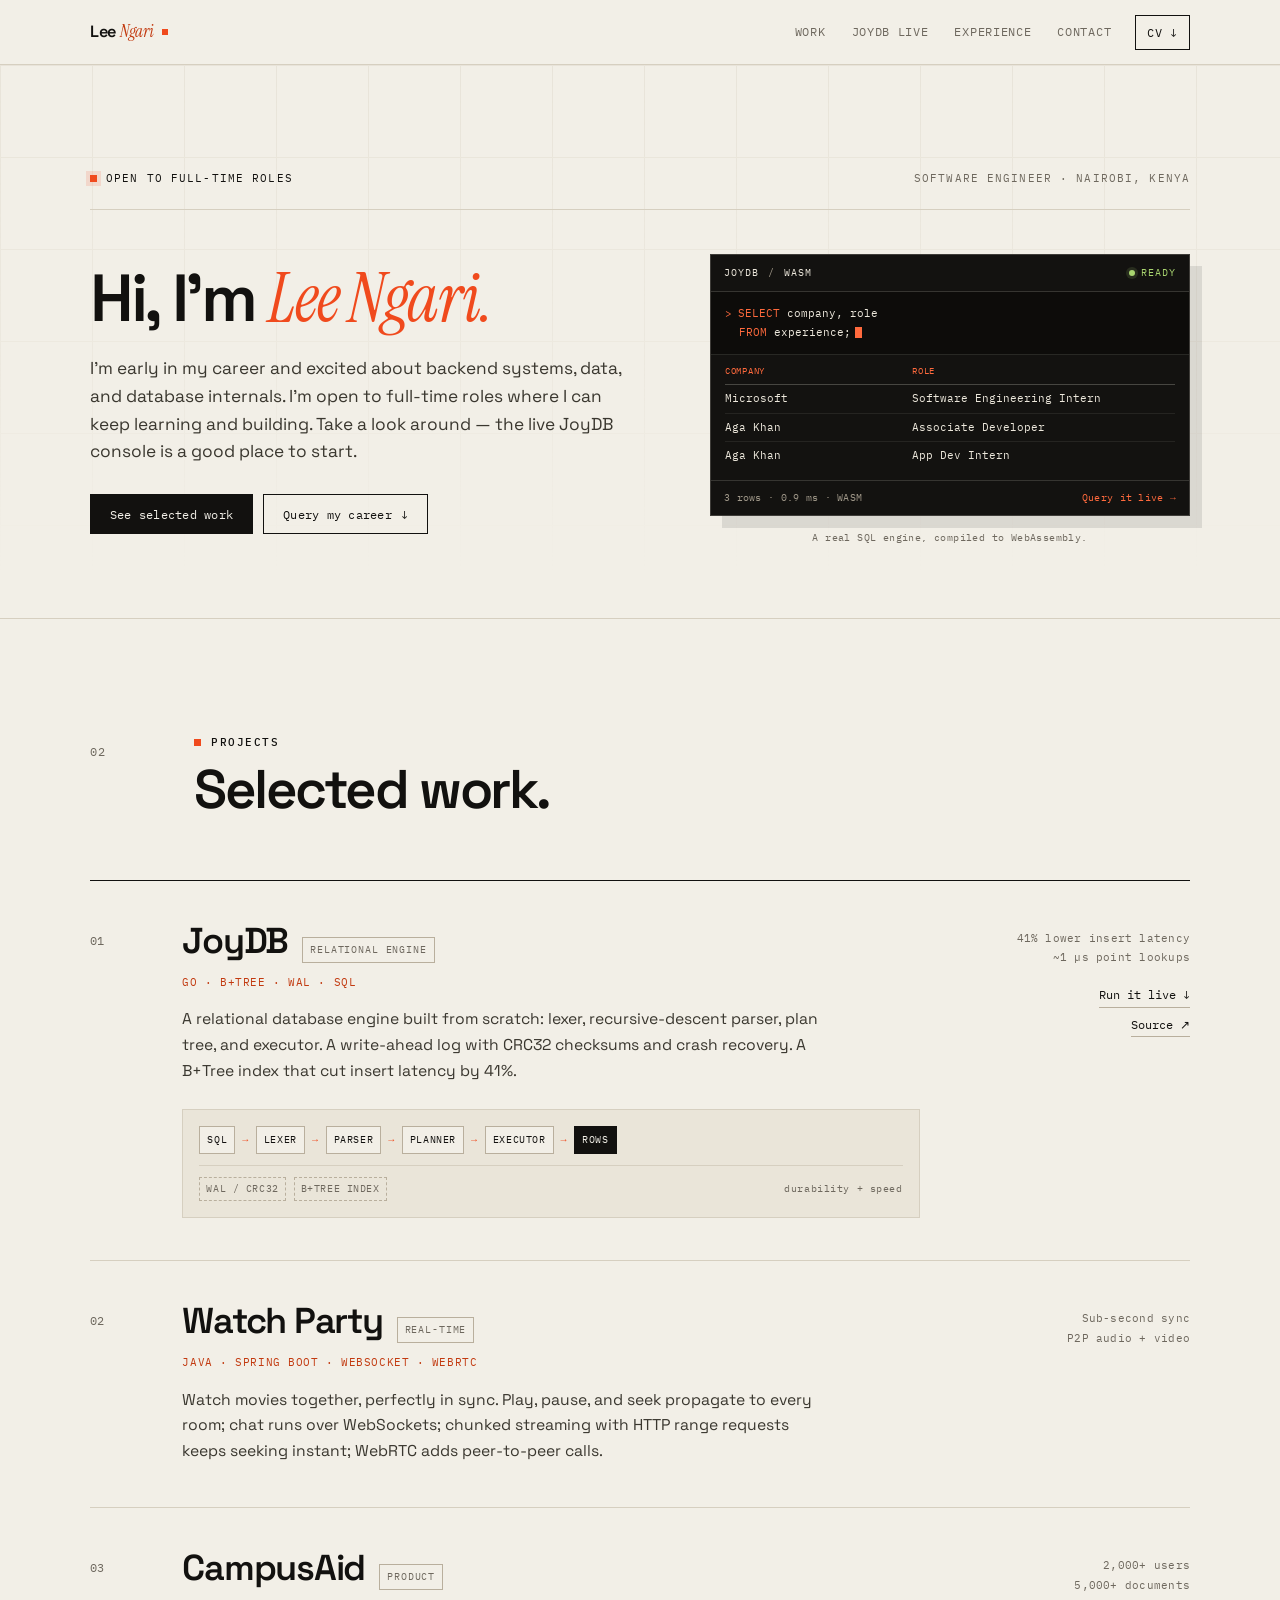
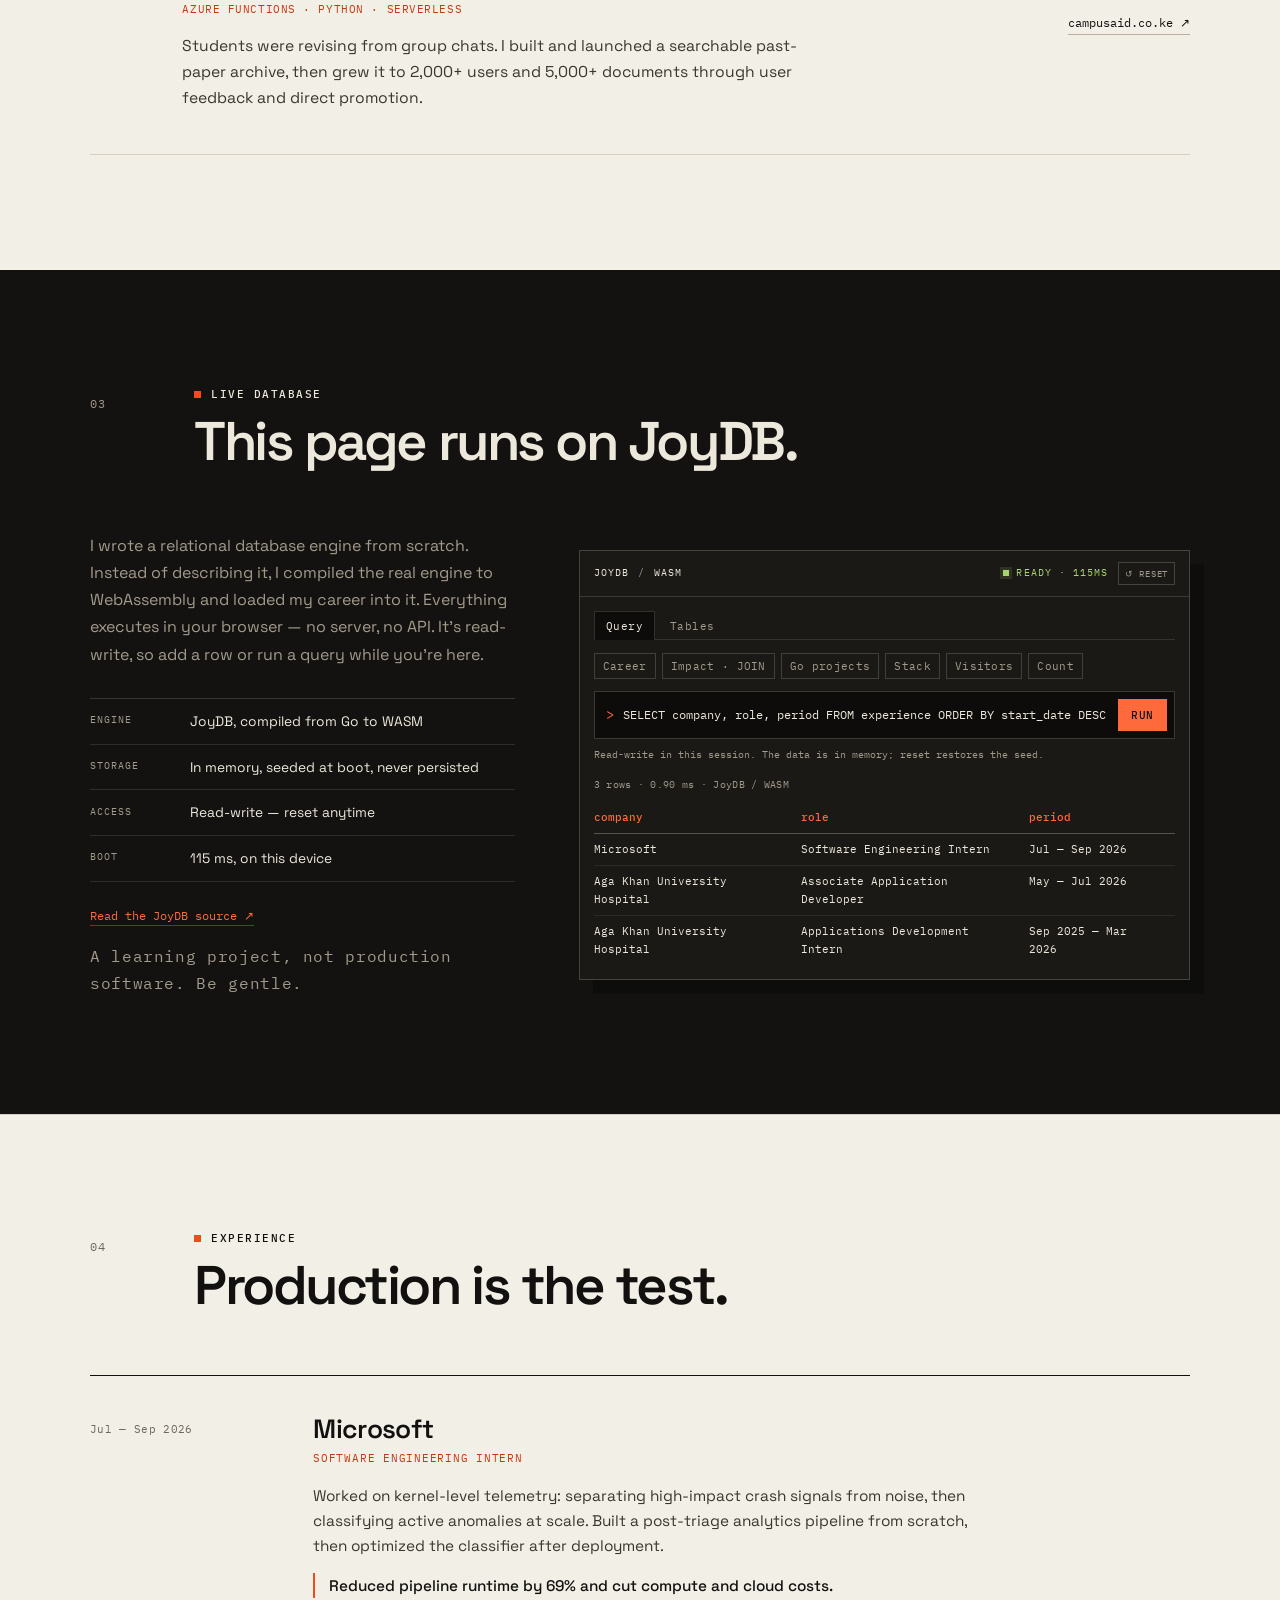
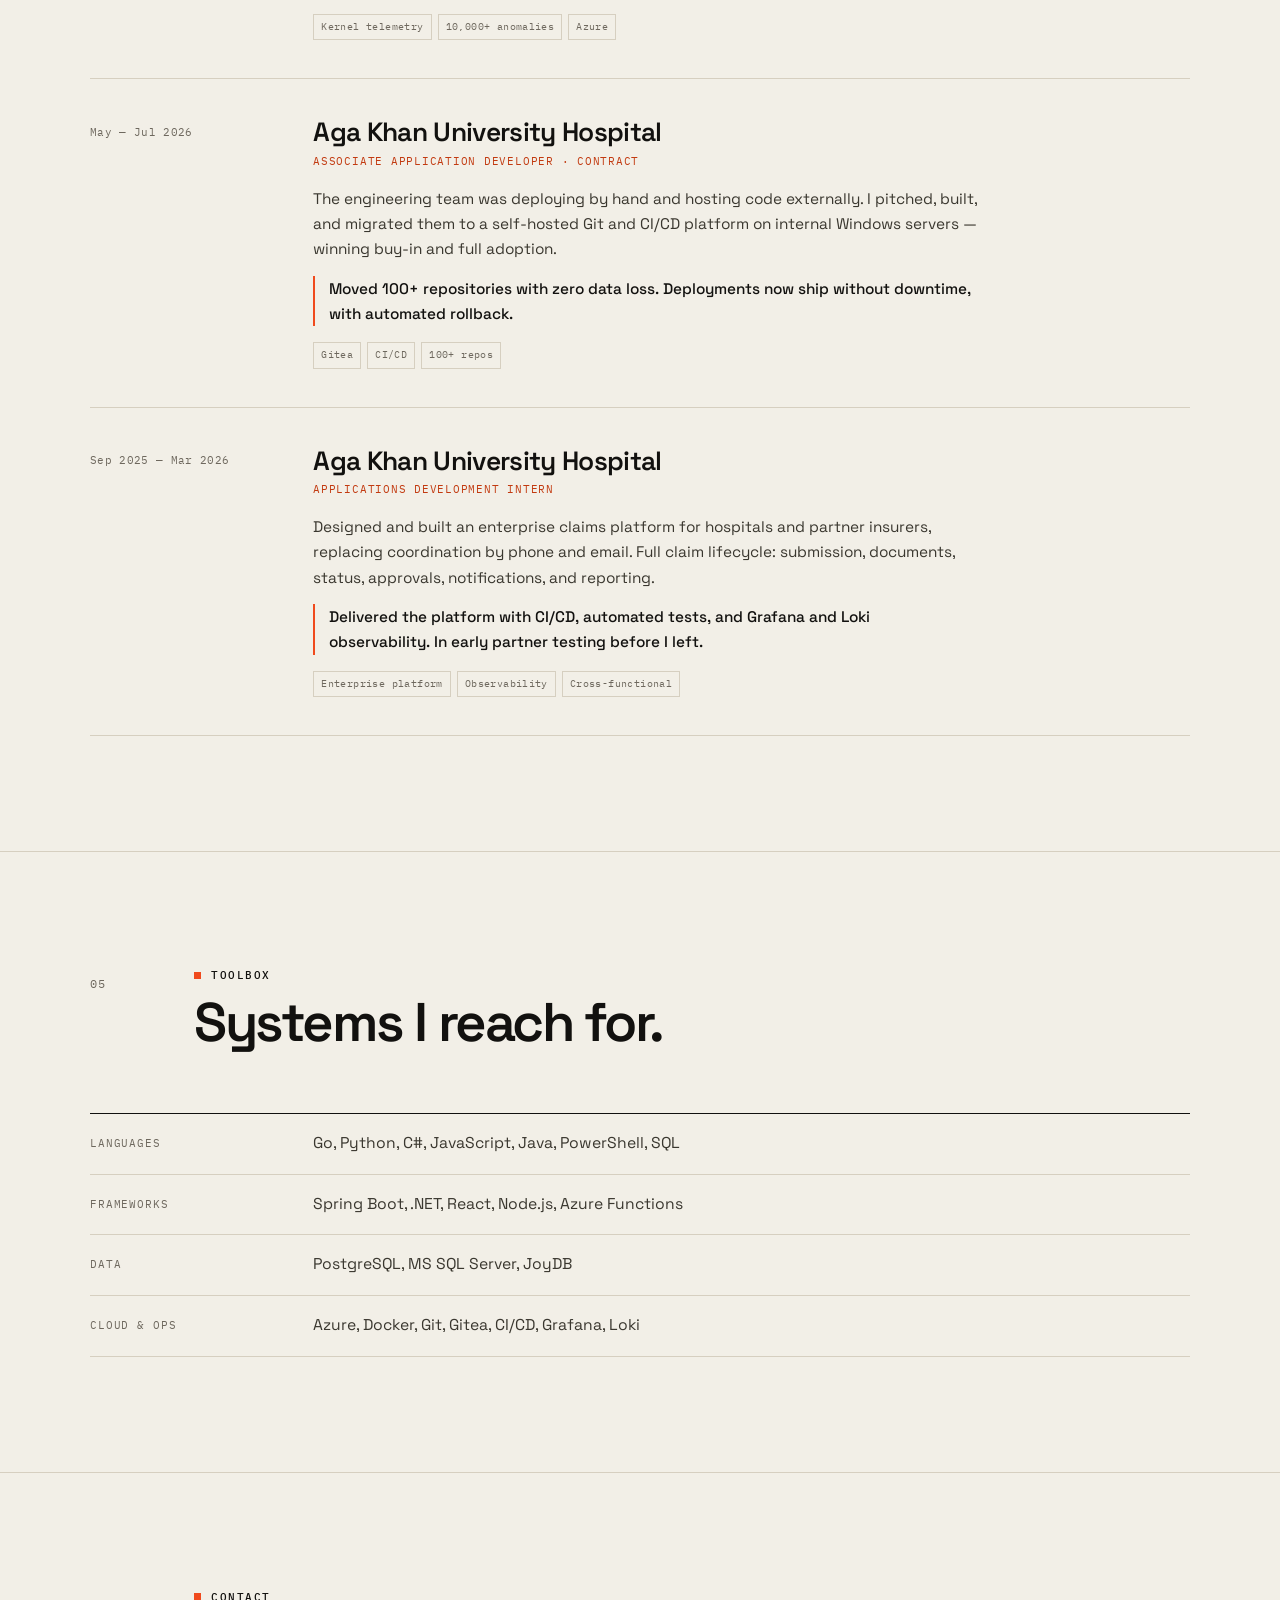
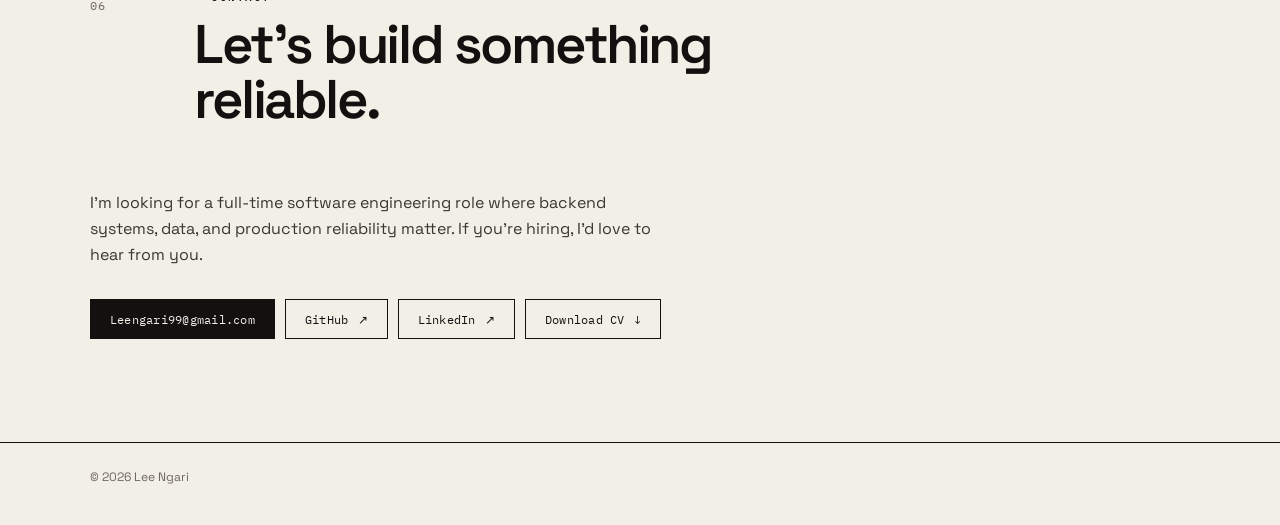
<file: index.html>
<!doctype html>
<html lang="en">
<head>
<meta charset="utf-8">
<meta name="viewport" content="width=device-width, initial-scale=1">
<title>Lee Ngari — Software Engineer</title>
<meta name="description" content="Early-career software engineer in Nairobi. Microsoft intern, author of JoyDB, and builder of useful things. Open to full-time roles.">
<meta name="theme-color" content="#F2EFE7">
<link rel="canonical" href="https://leengari.github.io/">
<link rel="icon" href="assets/favicon.svg?v=2" type="image/svg+xml">

<meta property="og:type" content="website">
<meta property="og:url" content="https://leengari.github.io/">
<meta property="og:title" content="Lee Ngari — Software Engineer">
<meta property="og:description" content="Hi, I'm Lee Ngari — an early-career software engineer in Nairobi. Microsoft intern, author of JoyDB. Open to full-time roles.">
<meta property="og:image" content="https://leengari.github.io/assets/og.png">
<meta property="og:image:width" content="1200">
<meta property="og:image:height" content="630">
<meta name="twitter:card" content="summary_large_image">
<meta name="twitter:title" content="Lee Ngari — Software Engineer">
<meta name="twitter:description" content="Hi, I'm Lee Ngari — an early-career software engineer in Nairobi. Microsoft intern, author of JoyDB. Open to full-time roles.">
<meta name="twitter:image" content="https://leengari.github.io/assets/og.png">

<link rel="preload" href="assets/fonts/space-grotesk-var.woff2" as="font" type="font/woff2" crossorigin>
<link rel="preload" href="assets/fonts/ibm-plex-mono-400.woff2" as="font" type="font/woff2" crossorigin>
<link rel="stylesheet" href="assets/styles.css">

<script type="application/ld+json">
{
  "@context": "https://schema.org",
  "@type": "Person",
  "name": "Lee Ngari",
  "jobTitle": "Software Engineer",
  "url": "https://leengari.github.io/",
  "email": "mailto:Leengari99@gmail.com",
  "sameAs": [
    "https://github.com/LeeNgari",
    "https://linkedin.com/in/leengari"
  ],
  "alumniOf": {
    "@type": "CollegeOrUniversity",
    "name": "United States International University – Africa"
  }
}
</script>
</head>
<body>

<a class="skip" href="#main">Skip to content</a>

<header class="site-head">
  <div class="shell head-inner">
    <a class="identity" href="#top" aria-label="Lee Ngari, back to top">
      <span class="identity-name">Lee <em>Ngari</em></span>
      <span class="identity-signal" aria-hidden="true"></span>
    </a>
    <nav class="site-nav" aria-label="Primary">
      <a href="#work">Work</a>
      <a href="#joydb">JoyDB live</a>
      <a href="#experience">Experience</a>
      <a href="#contact">Contact</a>
    </nav>
    <a class="cv-link" href="assets/LeeNgari_Resume.pdf" download>CV <span aria-hidden="true">↓</span></a>
  </div>
</header>

<main id="main">

  <section class="hero" id="top">
    <div class="shell">
      <div class="hero-meta">
        <span class="status"><span class="status-dot" aria-hidden="true"></span>Open to full-time roles</span>
        <span class="mono hero-loc">Software engineer · Nairobi, Kenya</span>
      </div>

      <div class="hero-grid">
        <div class="hero-copy">
          <h1>Hi, I'm <em>Lee Ngari.</em></h1>
          <p class="hero-lead">
            I'm early in my career and excited about backend systems, data, and database
            internals. I'm open to full-time roles where I can keep learning and building.
            Take a look around — the live JoyDB console is a good place to start.
          </p>
          <div class="hero-actions">
            <a class="btn btn-solid" href="#work">See selected work</a>
            <a class="btn btn-line" href="#joydb">Query my career <span aria-hidden="true">↓</span></a>
          </div>
        </div>

        <div class="hero-side">
          <a class="hero-query-card" href="#joydb" aria-label="Query my career in the live JoyDB console">
            <div class="hqc-bar">
              <span class="hqc-title">JOYDB <span class="hqc-slash">/</span> WASM</span>
              <span class="hqc-status"><span class="hqc-dot" aria-hidden="true"></span>READY</span>
            </div>
            <div class="hqc-query">
              <span class="hqc-prompt" aria-hidden="true">&gt;</span><span class="hqc-kw">SELECT</span> company, role<br><span class="hqc-indent"></span><span class="hqc-kw">FROM</span> experience;<span class="hqc-cursor" aria-hidden="true"></span>
            </div>
            <div class="hqc-table">
              <div class="hqc-row hqc-head"><span>company</span><span>role</span></div>
              <div class="hqc-row"><span>Microsoft</span><span>Software Engineering Intern</span></div>
              <div class="hqc-row"><span>Aga Khan</span><span>Associate Developer</span></div>
              <div class="hqc-row"><span>Aga Khan</span><span>App Dev Intern</span></div>
            </div>
            <div class="hqc-foot">
              <span>3 rows · 0.9 ms · WASM</span>
              <span class="hqc-cta">Query it live <span aria-hidden="true">→</span></span>
            </div>
          </a>
          <p class="hero-query-caption mono">A real SQL engine, compiled to WebAssembly.</p>
        </div>
      </div>
    </div>
  </section>

  <section class="section" id="work">
    <div class="shell">
      <div class="section-head">
        <span class="section-index mono" aria-hidden="true">02</span>
        <div>
          <p class="eyebrow">Projects</p>
          <h2>Selected work.</h2>
        </div>
      </div>

      <div class="work-list">

        <article class="work-item work-feature">
          <span class="work-index mono" aria-hidden="true">01</span>
          <div class="work-main">
            <div class="work-title-row">
              <h3>JoyDB</h3>
              <span class="work-badge mono">Relational engine</span>
            </div>
            <p class="work-stack mono">Go · B+Tree · WAL · SQL</p>
            <p class="work-desc">
              A relational database engine built from scratch: lexer, recursive-descent
              parser, plan tree, and executor. A write-ahead log with CRC32 checksums and
              crash recovery. A B+Tree index that cut insert latency by 41%.
            </p>

            <div class="pipeline" aria-hidden="true">
              <div class="pipeline-flow">
                <span class="pipe-node">SQL</span>
                <span class="pipe-arrow">→</span>
                <span class="pipe-node">LEXER</span>
                <span class="pipe-arrow">→</span>
                <span class="pipe-node">PARSER</span>
                <span class="pipe-arrow">→</span>
                <span class="pipe-node">PLANNER</span>
                <span class="pipe-arrow">→</span>
                <span class="pipe-node">EXECUTOR</span>
                <span class="pipe-arrow">→</span>
                <span class="pipe-node pipe-node-out">ROWS</span>
              </div>
              <div class="pipeline-aux mono">
                <span class="pipe-aux-node">WAL / CRC32</span>
                <span class="pipe-aux-node">B+TREE INDEX</span>
                <span class="pipe-aux-note">durability + speed</span>
              </div>
            </div>
          </div>
          <div class="work-meta">
            <span class="work-stat mono">41% lower insert latency<br>~1 µs point lookups</span>
            <div class="work-links">
              <a href="#joydb">Run it live <span aria-hidden="true">↓</span></a>
              <a href="https://github.com/LeeNgari/JoyDb" target="_blank" rel="noopener">Source <span aria-hidden="true">↗</span></a>
            </div>
          </div>
        </article>

        <article class="work-item">
          <span class="work-index mono" aria-hidden="true">02</span>
          <div class="work-main">
            <div class="work-title-row">
              <h3>Watch Party</h3>
              <span class="work-badge mono">Real-time</span>
            </div>
            <p class="work-stack mono">Java · Spring Boot · WebSocket · WebRTC</p>
            <p class="work-desc">
              Watch movies together, perfectly in sync. Play, pause, and seek propagate
              to every room; chat runs over WebSockets; chunked streaming with HTTP range
              requests keeps seeking instant; WebRTC adds peer-to-peer calls.
            </p>
          </div>
          <div class="work-meta">
            <span class="work-stat mono">Sub-second sync<br>P2P audio + video</span>
          </div>
        </article>

        <article class="work-item">
          <span class="work-index mono" aria-hidden="true">03</span>
          <div class="work-main">
            <div class="work-title-row">
              <h3>CampusAid</h3>
              <span class="work-badge mono">Product</span>
            </div>
            <p class="work-stack mono">Azure Functions · Python · Serverless</p>
            <p class="work-desc">
              Students were revising from group chats. I built and launched a searchable
              past-paper archive, then grew it to 2,000+ users and 5,000+ documents through
              user feedback and direct promotion.
            </p>
          </div>
          <div class="work-meta">
            <span class="work-stat mono">2,000+ users<br>5,000+ documents</span>
            <div class="work-links">
              <a href="https://campusaid.co.ke" target="_blank" rel="noopener">campusaid.co.ke <span aria-hidden="true">↗</span></a>
            </div>
          </div>
        </article>

      </div>
    </div>
  </section>

  <section class="section section-dark" id="joydb">
    <div class="shell">
      <div class="section-head">
        <span class="section-index mono" aria-hidden="true">03</span>
        <div>
          <p class="eyebrow">Live database</p>
          <h2>This page runs on JoyDB.</h2>
        </div>
      </div>

      <div class="joydb-grid">
        <div class="joydb-copy">
          <p>
            I wrote a relational database engine from scratch. Instead of describing it,
            I compiled the real engine to WebAssembly and loaded my career into it.
            Everything executes in your browser — no server, no API. It's read-write,
            so add a row or run a query while you're here.
          </p>

          <ul class="joydb-facts">
            <li><span class="k">Engine</span><span>JoyDB, compiled from Go to WASM</span></li>
            <li><span class="k">Storage</span><span>In memory, seeded at boot, never persisted</span></li>
            <li><span class="k">Access</span><span>Read-write — reset anytime</span></li>
            <li><span class="k">Boot</span><span id="boot-fact">measuring…</span></li>
          </ul>

          <p class="joydb-note">
            <a href="https://github.com/LeeNgari/JoyDb" target="_blank" rel="noopener">Read the JoyDB source <span aria-hidden="true">↗</span></a>
          </p>
          <p class="joydb-disclaimer mono">A learning project, not production software. Be gentle.</p>
        </div>

        <div class="console" id="console" data-state="idle">
          <div class="console-bar">
            <span class="console-title">JOYDB <span class="console-slash">/</span> WASM</span>
            <div class="console-bar-actions">
              <span class="console-status" id="console-status">
                <span class="console-dot" aria-hidden="true"></span><span id="console-status-text">BOOTING</span>
              </span>
              <button class="console-reset" id="console-reset" type="button"
                      title="Restore the seeded data" aria-label="Reset the database to seeded data" disabled>↺ reset</button>
            </div>
          </div>

          <div class="console-body">
            <div class="console-tabs" role="tablist" aria-label="Console views">
              <button class="console-tab" id="tab-query" role="tab" aria-selected="true" aria-controls="panel-query" type="button">Query</button>
              <button class="console-tab" id="tab-schema" role="tab" aria-selected="false" aria-controls="panel-schema" type="button">Tables</button>
            </div>

            <div id="panel-query" role="tabpanel" aria-labelledby="tab-query">
              <div class="console-chips" id="console-chips">
                <button class="chip" type="button" data-example="career">Career</button>
                <button class="chip" type="button" data-example="impact">Impact · JOIN</button>
                <button class="chip" type="button" data-example="go">Go projects</button>
                <button class="chip" type="button" data-example="stack">Stack</button>
                <button class="chip" type="button" data-example="visitors">Visitors</button>
                <button class="chip" type="button" data-example="count">Count</button>
              </div>

              <form class="console-form" id="console-form" autocomplete="off">
                <label class="visually-hidden" for="console-input">SQL query</label>
                <span class="console-prompt" aria-hidden="true">&gt;</span>
                <input class="console-input" id="console-input" name="query" type="text"
                       spellcheck="false" autocapitalize="off" autocorrect="off"
                       placeholder="SELECT * FROM experience" aria-describedby="console-note">
                <button class="console-run" type="submit">Run</button>
              </form>
              <p class="console-note" id="console-note">Read-write in this session. The data is in memory; reset restores the seed.</p>
              <noscript>
                <p class="console-note" style="color: var(--signal-bright)">JavaScript is required for the live console.</p>
              </noscript>

              <div class="console-output" id="console-output" aria-live="polite" aria-atomic="true">
                <p class="console-placeholder">Booting the database…</p>
              </div>
            </div>

            <div id="panel-schema" role="tabpanel" aria-labelledby="tab-schema" hidden>
              <div class="table-browser" id="table-browser">
                <p class="console-panel-label mono">Tables</p>
                <div class="table-grid">
                  <button class="table-chip" type="button" data-table="experience"><span>experience</span><span class="t-count" data-count="experience">—</span></button>
                  <button class="table-chip" type="button" data-table="projects"><span>projects</span><span class="t-count" data-count="projects">—</span></button>
                  <button class="table-chip" type="button" data-table="metrics"><span>metrics</span><span class="t-count" data-count="metrics">—</span></button>
                  <button class="table-chip" type="button" data-table="stack"><span>stack</span><span class="t-count" data-count="stack">—</span></button>
                  <button class="table-chip" type="button" data-table="visitors"><span>visitors</span><span class="t-count" data-count="visitors">—</span></button>
                </div>
              </div>

              <form class="visitor-form" id="visitor-form" autocomplete="off">
                <p class="console-panel-label mono">Leave a row</p>
                <p class="visitor-hint">Add yourself to <code>visitors</code>. It lives in your tab only.</p>
                <div class="visitor-fields">
                  <label>Name
                    <input id="visitor-name" name="name" type="text" maxlength="40" placeholder="your name" required disabled>
                  </label>
                  <label>Note
                    <input id="visitor-note" name="note" type="text" maxlength="80" placeholder="optional" disabled>
                  </label>
                  <button class="visitor-submit" type="submit" disabled>Insert row</button>
                </div>
                <p class="visitor-status mono" id="visitor-status" role="status"></p>
              </form>

              <pre class="console-schema"><code>CREATE TABLE experience (
  id          INT PRIMARY KEY,
  company     TEXT NOT NULL,
  role        TEXT NOT NULL,
  period      TEXT NOT NULL,
  start_date  DATE NOT NULL,
  summary     TEXT NOT NULL,
  impact      TEXT NOT NULL
);

CREATE TABLE projects (
  id          INT PRIMARY KEY,
  name        TEXT NOT NULL,
  language    TEXT NOT NULL,
  stack       TEXT NOT NULL,
  year        INT NOT NULL,
  headline    TEXT NOT NULL,
  detail      TEXT NOT NULL,
  stat        TEXT NOT NULL,
  link        TEXT
);

CREATE TABLE metrics (
  id            INT PRIMARY KEY,
  experience_id INT NOT NULL,
  label         TEXT NOT NULL,
  value         TEXT NOT NULL,
  context       TEXT NOT NULL,
  FOREIGN KEY (experience_id) REFERENCES experience(id)
);

CREATE TABLE stack (
  id       INT PRIMARY KEY,
  category TEXT NOT NULL,
  items    TEXT NOT NULL
);

CREATE TABLE visitors (
  id          INT PRIMARY KEY,
  name        TEXT NOT NULL,
  note        TEXT,
  created_at  TEXT NOT NULL
);</code></pre>
              <p class="console-schema-note mono">5 tables · seeded from data/content.json</p>
            </div>
          </div>
        </div>
      </div>
    </div>
  </section>

  <section class="section" id="experience">
    <div class="shell">
      <div class="section-head">
        <span class="section-index mono" aria-hidden="true">04</span>
        <div>
          <p class="eyebrow">Experience</p>
          <h2>Production is the test.</h2>
        </div>
      </div>

      <div class="xp-list">
        <article class="xp">
          <div class="xp-when mono">Jul — Sep 2026</div>
          <div class="xp-body">
            <h3>Microsoft</h3>
            <p class="xp-role mono">Software Engineering Intern</p>
            <p>
              Worked on kernel-level telemetry: separating high-impact crash signals
              from noise, then classifying active anomalies at scale. Built a post-triage
              analytics pipeline from scratch, then optimized the classifier after deployment.
            </p>
            <p class="xp-impact">Reduced pipeline runtime by 69% and cut compute and cloud costs.</p>
            <ul class="xp-tags mono" aria-label="Highlights">
              <li>Kernel telemetry</li>
              <li>10,000+ anomalies</li>
              <li>Azure</li>
            </ul>
          </div>
        </article>

        <article class="xp">
          <div class="xp-when mono">May — Jul 2026</div>
          <div class="xp-body">
            <h3>Aga Khan University Hospital</h3>
            <p class="xp-role mono">Associate Application Developer · Contract</p>
            <p>
              The engineering team was deploying by hand and hosting code externally.
              I pitched, built, and migrated them to a self-hosted Git and CI/CD platform
              on internal Windows servers — winning buy-in and full adoption.
            </p>
            <p class="xp-impact">Moved 100+ repositories with zero data loss. Deployments now ship without downtime, with automated rollback.</p>
            <ul class="xp-tags mono" aria-label="Highlights">
              <li>Gitea</li>
              <li>CI/CD</li>
              <li>100+ repos</li>
            </ul>
          </div>
        </article>

        <article class="xp">
          <div class="xp-when mono">Sep 2025 — Mar 2026</div>
          <div class="xp-body">
            <h3>Aga Khan University Hospital</h3>
            <p class="xp-role mono">Applications Development Intern</p>
            <p>
              Designed and built an enterprise claims platform for hospitals and partner
              insurers, replacing coordination by phone and email. Full claim lifecycle:
              submission, documents, status, approvals, notifications, and reporting.
            </p>
            <p class="xp-impact">Delivered the platform with CI/CD, automated tests, and Grafana and Loki observability. In early partner testing before I left.</p>
            <ul class="xp-tags mono" aria-label="Highlights">
              <li>Enterprise platform</li>
              <li>Observability</li>
              <li>Cross-functional</li>
            </ul>
          </div>
        </article>
      </div>

    </div>
  </section>

  <section class="section" id="stack">
    <div class="shell">
      <div class="section-head">
        <span class="section-index mono" aria-hidden="true">05</span>
        <div>
          <p class="eyebrow">Toolbox</p>
          <h2>Systems I reach for.</h2>
        </div>
      </div>

      <div class="stack-list">
        <div class="stack-row">
          <span class="stack-cat mono">Languages</span>
          <span class="stack-items">Go, Python, C#, JavaScript, Java, PowerShell, SQL</span>
        </div>
        <div class="stack-row">
          <span class="stack-cat mono">Frameworks</span>
          <span class="stack-items">Spring Boot, .NET, React, Node.js, Azure Functions</span>
        </div>
        <div class="stack-row">
          <span class="stack-cat mono">Data</span>
          <span class="stack-items">PostgreSQL, MS SQL Server, JoyDB</span>
        </div>
        <div class="stack-row">
          <span class="stack-cat mono">Cloud &amp; Ops</span>
          <span class="stack-items">Azure, Docker, Git, Gitea, CI/CD, Grafana, Loki</span>
        </div>
      </div>
    </div>
  </section>

  <section class="section contact" id="contact">
    <div class="shell">
      <div class="section-head">
        <span class="section-index mono" aria-hidden="true">06</span>
        <div>
          <p class="eyebrow">Contact</p>
          <h2>Let's build something reliable.</h2>
        </div>
      </div>

      <p class="contact-lead">
        I'm looking for a full-time software engineering role where backend systems,
        data, and production reliability matter. If you're hiring, I'd love to hear from you.
      </p>

      <div class="contact-actions">
        <a class="btn btn-solid" href="mailto:Leengari99@gmail.com">Leengari99@gmail.com</a>
        <a class="btn btn-line" href="https://github.com/LeeNgari" target="_blank" rel="noopener">GitHub <span aria-hidden="true">↗</span></a>
        <a class="btn btn-line" href="https://linkedin.com/in/leengari" target="_blank" rel="noopener">LinkedIn <span aria-hidden="true">↗</span></a>
        <a class="btn btn-line" href="assets/LeeNgari_Resume.pdf" download>Download CV <span aria-hidden="true">↓</span></a>
      </div>
    </div>
  </section>

</main>

<footer class="site-foot">
  <div class="shell foot-inner">
    <span>© <span id="year">2026</span> Lee Ngari</span>
  </div>
</footer>

<noscript>
  <div class="no-js-banner shell">
    The live JoyDB console needs JavaScript. All other content on this page is fully readable without it.
  </div>
</noscript>

<script src="assets/app.js" defer></script>
</body>
</html>
</file>
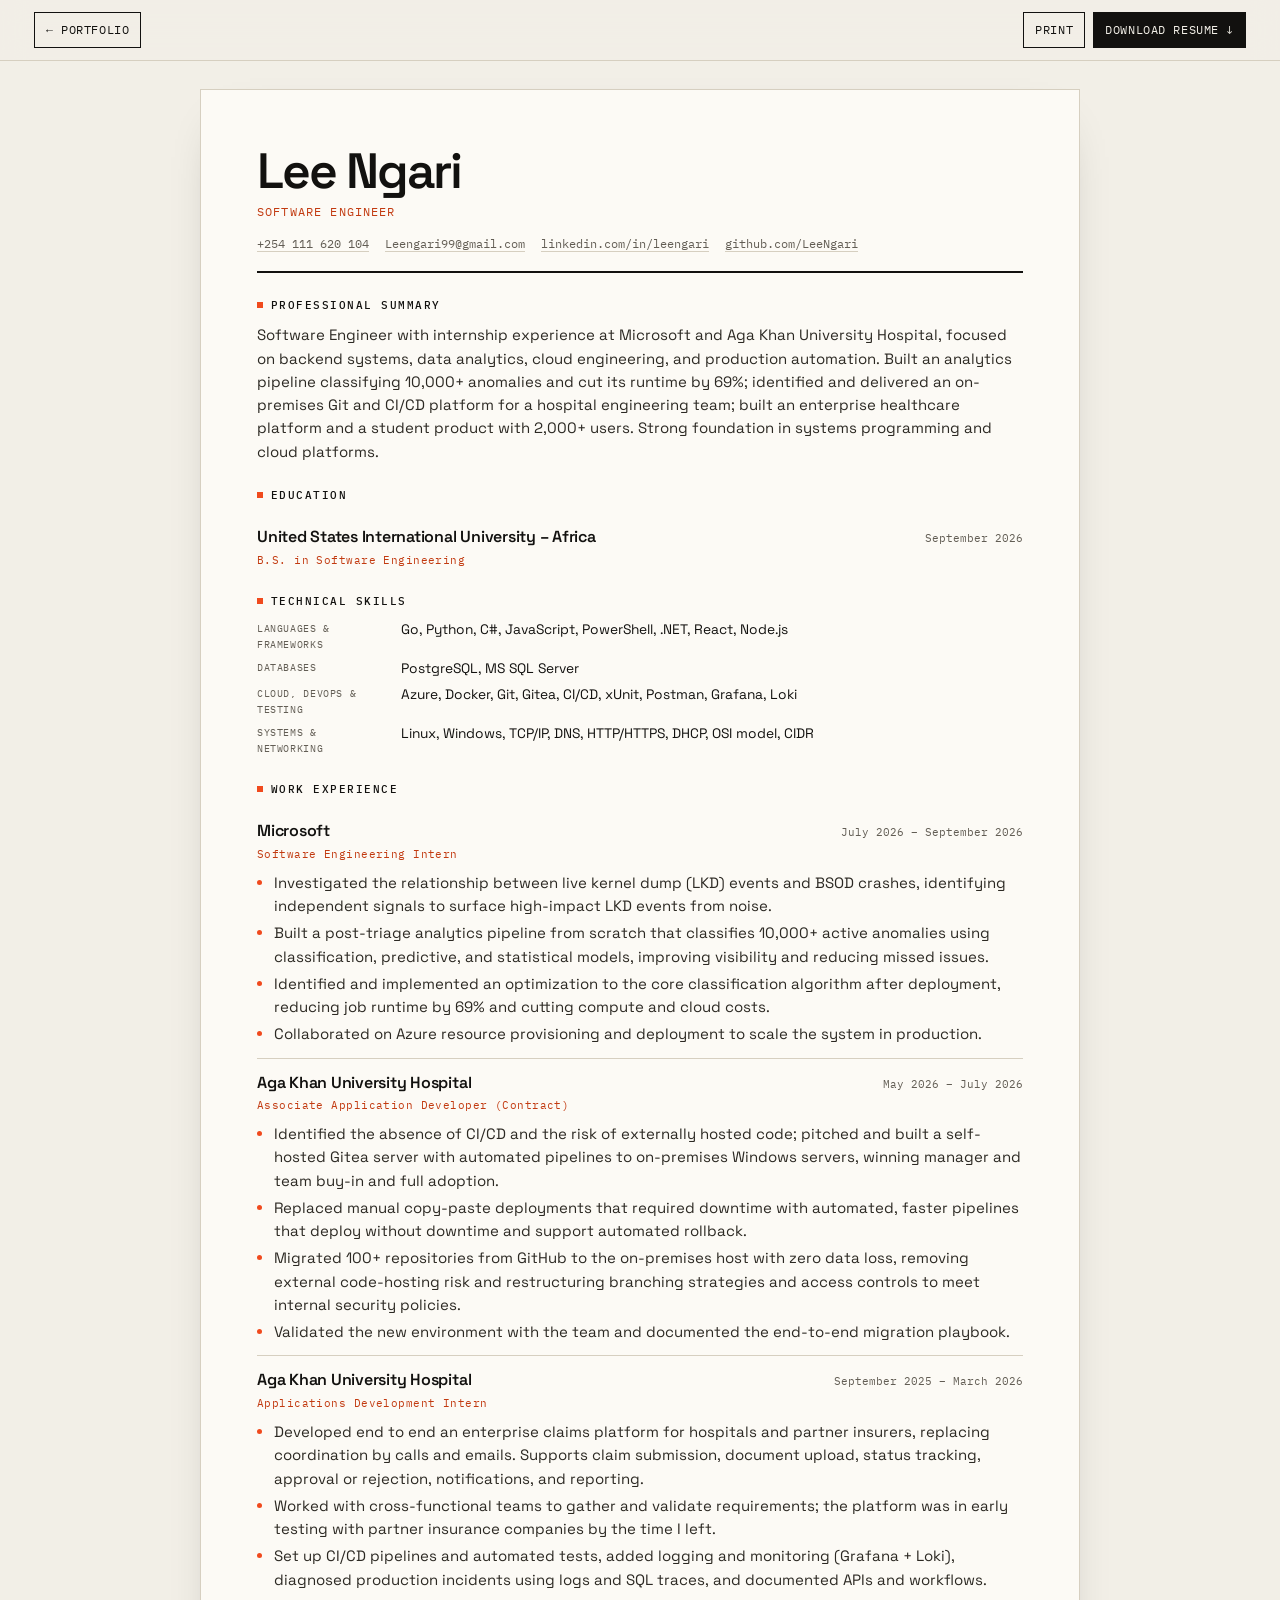
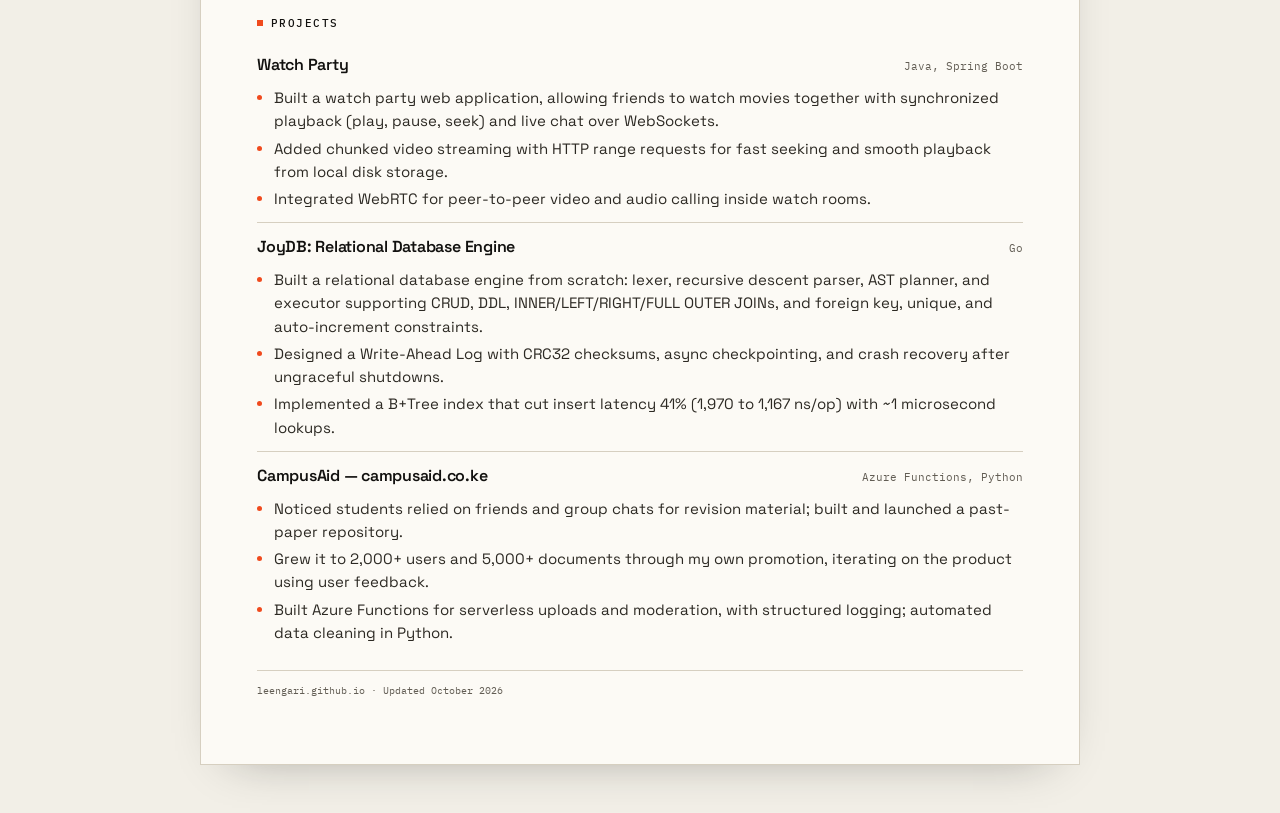
<file: cv.html>
<!doctype html>
<html lang="en">
<head>
<meta charset="utf-8">
<meta name="viewport" content="width=device-width, initial-scale=1">
<title>Lee Ngari — CV</title>
<meta name="description" content="Curriculum vitae for Lee Ngari, software engineer.">
<link rel="icon" href="assets/favicon.svg?v=2" type="image/svg+xml">
<style>
  @font-face {
    font-family: "Space Grotesk";
    src: url("assets/fonts/space-grotesk-var.woff2") format("woff2");
    font-weight: 300 700;
    font-style: normal;
    font-display: swap;
  }
  @font-face {
    font-family: "IBM Plex Mono";
    src: url("assets/fonts/ibm-plex-mono-400.woff2") format("woff2");
    font-weight: 400;
    font-style: normal;
    font-display: swap;
  }
  @font-face {
    font-family: "IBM Plex Mono";
    src: url("assets/fonts/ibm-plex-mono-500.woff2") format("woff2");
    font-weight: 500;
    font-style: normal;
    font-display: swap;
  }

  :root {
    --paper: #f2efe7;
    --sheet: #fcfaf5;
    --ink: #12110f;
    --muted: #625d54;
    --line: #d6cfc0;
    --signal: #f04a1d;
    --signal-ink: #c23a10;
    --font-display: "Space Grotesk", ui-sans-serif, system-ui, -apple-system, "Segoe UI", sans-serif;
    --font-mono: "IBM Plex Mono", ui-monospace, Consolas, monospace;
  }

  * { box-sizing: border-box; }

  html { -webkit-text-size-adjust: 100%; }

  body {
    margin: 0;
    background: var(--paper);
    color: var(--ink);
    font-family: var(--font-display);
    font-size: 15px;
    line-height: 1.55;
    -webkit-font-smoothing: antialiased;
  }

  a { color: inherit; }

  .cv-toolbar {
    position: sticky;
    top: 0;
    z-index: 20;
    display: flex;
    align-items: center;
    justify-content: space-between;
    gap: 14px;
    padding: 12px clamp(16px, 4vw, 34px);
    background: rgba(242, 239, 231, 0.94);
    border-bottom: 1px solid var(--line);
    backdrop-filter: blur(12px);
  }

  .cv-toolbar a,
  .cv-toolbar button {
    font-family: var(--font-mono);
    font-size: 0.72rem;
    letter-spacing: 0.05em;
    text-transform: uppercase;
    text-decoration: none;
    color: var(--ink);
    background: transparent;
    border: 1px solid var(--ink);
    padding: 8px 11px;
    cursor: pointer;
  }

  .cv-toolbar a:hover,
  .cv-toolbar button:hover {
    background: var(--ink);
    color: var(--paper);
  }

  .cv-toolbar .primary {
    background: var(--ink);
    color: var(--paper);
  }

  .cv-toolbar .primary:hover {
    background: var(--signal);
    border-color: var(--signal);
    color: var(--ink);
  }

  .cv-toolbar-actions { display: flex; gap: 8px; flex-wrap: wrap; }

  .sheet {
    width: min(100% - 32px, 880px);
    margin: 28px auto 48px;
    padding: clamp(28px, 5vw, 56px);
    background: var(--sheet);
    border: 1px solid var(--line);
    box-shadow: 0 18px 50px -32px rgba(18, 17, 15, 0.45);
  }

  .cv-head { border-bottom: 2px solid var(--ink); padding-bottom: 18px; }

  h1 {
    margin: 0;
    font-size: clamp(2.2rem, 5vw, 3.1rem);
    line-height: 1;
    letter-spacing: -0.045em;
    font-weight: 600;
  }

  .cv-title {
    margin: 8px 0 0;
    font-family: var(--font-mono);
    font-size: 0.72rem;
    letter-spacing: 0.1em;
    text-transform: uppercase;
    color: var(--signal-ink);
  }

  .cv-contact {
    display: flex;
    flex-wrap: wrap;
    gap: 6px 16px;
    margin: 14px 0 0;
    padding: 0;
    list-style: none;
    font-family: var(--font-mono);
    font-size: 0.72rem;
    color: var(--muted);
  }

  .cv-contact a { text-decoration: none; border-bottom: 1px solid var(--line); }
  .cv-contact a:hover { border-color: var(--signal); }

  .cv-section { margin-top: 24px; }

  .cv-section h2 {
    margin: 0 0 10px;
    font-family: var(--font-mono);
    font-size: 0.66rem;
    font-weight: 500;
    letter-spacing: 0.14em;
    text-transform: uppercase;
    color: var(--ink);
  }

  .cv-section h2::before {
    content: "";
    display: inline-block;
    width: 6px;
    height: 6px;
    margin-right: 8px;
    background: var(--signal);
    vertical-align: 1px;
  }

  .cv-section > p { margin: 0; color: #2c2923; }

  .cv-entry { padding: 12px 0 0; }
  .cv-entry + .cv-entry { margin-top: 12px; border-top: 1px solid var(--line); }

  .cv-entry-head {
    display: flex;
    align-items: baseline;
    justify-content: space-between;
    gap: 8px 18px;
    flex-wrap: wrap;
  }

  .cv-entry h3 {
    margin: 0;
    font-size: 1rem;
    letter-spacing: -0.015em;
    font-weight: 600;
  }

  .cv-entry .when {
    font-family: var(--font-mono);
    font-size: 0.66rem;
    color: var(--muted);
    white-space: nowrap;
  }

  .cv-role {
    margin: 2px 0 0;
    font-family: var(--font-mono);
    font-size: 0.68rem;
    letter-spacing: 0.04em;
    color: var(--signal-ink);
  }

  .cv-entry ul {
    margin: 8px 0 0;
    padding-left: 17px;
  }

  .cv-entry li { margin: 4px 0; color: #2c2923; }
  .cv-entry li::marker { color: var(--signal); }

  .cv-skills { display: grid; gap: 5px; margin: 0; }
  .cv-skill-row {
    display: grid;
    grid-template-columns: 130px 1fr;
    gap: 14px;
    font-size: 0.86rem;
  }
  .cv-skill-row dt {
    font-family: var(--font-mono);
    font-size: 0.64rem;
    letter-spacing: 0.06em;
    text-transform: uppercase;
    color: var(--muted);
    padding-top: 2px;
  }
  .cv-skill-row dd { margin: 0; }

  .cv-foot {
    margin-top: 26px;
    padding-top: 12px;
    border-top: 1px solid var(--line);
    font-family: var(--font-mono);
    font-size: 0.62rem;
    color: var(--muted);
  }

  @media (max-width: 560px) {
    .cv-skill-row { grid-template-columns: 1fr; gap: 0; }
    .sheet { width: calc(100% - 20px); padding: 22px 18px; }
    .cv-toolbar { padding: 10px 12px; flex-wrap: wrap; }
    .cv-toolbar .label { display: none; }
    .cv-pdf-long { display: none; }
    .cv-toolbar-actions { flex-wrap: wrap; justify-content: flex-end; }
    .cv-toolbar a,
    .cv-toolbar button { padding: 7px 9px; font-size: 0.66rem; }
    .cv-skill-row dd,
    .cv-entry li,
    .cv-section > p { overflow-wrap: anywhere; }
  }

  @media print {
    @page { size: A4; margin: 13mm 14mm; }

    body {
      background: #fff;
      font-size: 10.4pt;
      line-height: 1.45;
    }

    .cv-toolbar { display: none !important; }

    .sheet {
      width: auto;
      margin: 0;
      padding: 0;
      background: #fff;
      border: 0;
      box-shadow: none;
    }

    .cv-head { padding-bottom: 10px; }
    h1 { font-size: 27pt; }
    .cv-title { margin-top: 4px; }
    .cv-contact { margin-top: 8px; font-size: 8pt; }

    .cv-section { margin-top: 13px; }
    .cv-section h2 { margin-bottom: 6px; font-size: 7.5pt; }
    .cv-section > p { font-size: 9.6pt; }

    .cv-entry { padding-top: 7px; }
    .cv-entry + .cv-entry { margin-top: 7px; }
    .cv-entry h3 { font-size: 11pt; }
    .cv-role { font-size: 8pt; }
    .cv-entry ul { margin-top: 4px; padding-left: 14px; }
    .cv-entry li { margin: 2px 0; font-size: 9.6pt; }
    .cv-entry { break-inside: avoid; }
    .cv-entry.page-break { break-before: page; page-break-before: always; }
    .cv-section h2 { break-after: auto; }

    .cv-skill-row { grid-template-columns: 118px 1fr; font-size: 9.6pt; }
    .cv-skill-row dt { font-size: 7.2pt; }

    a { text-decoration: none; color: #000; }
    .cv-contact a { border-bottom: 0; }
    .cv-foot { margin-top: 14px; font-size: 7.2pt; }
  }
</style>
</head>
<body>

<div class="cv-toolbar">
  <a href="index.html">← <span class="label">Portfolio</span></a>
  <div class="cv-toolbar-actions">
    <button type="button" onclick="window.print()">Print</button>
    <a class="primary" href="assets/LeeNgari_Resume.pdf" download><span class="cv-pdf-long">Download </span>Resume ↓</a>
  </div>
</div>

<main class="sheet">
  <header class="cv-head">
    <h1>Lee Ngari</h1>
    <p class="cv-title">Software Engineer</p>
    <ul class="cv-contact">
      <li><a href="tel:+254111620104">+254 111 620 104</a></li>
      <li><a href="mailto:Leengari99@gmail.com">Leengari99@gmail.com</a></li>
      <li><a href="https://linkedin.com/in/leengari" target="_blank" rel="noopener">linkedin.com/in/leengari</a></li>
      <li><a href="https://github.com/LeeNgari" target="_blank" rel="noopener">github.com/LeeNgari</a></li>
    </ul>
  </header>

  <section class="cv-section">
    <h2>Professional summary</h2>
    <p>
      Software Engineer with internship experience at Microsoft and Aga Khan University Hospital,
      focused on backend systems, data analytics, cloud engineering, and production automation.
      Built an analytics pipeline classifying 10,000+ anomalies and cut its runtime by 69%;
      identified and delivered an on-premises Git and CI/CD platform for a hospital engineering team;
      built an enterprise healthcare platform and a student product with 2,000+ users. Strong
      foundation in systems programming and cloud platforms.
    </p>
  </section>

  <section class="cv-section">
    <h2>Education</h2>
    <div class="cv-entry">
      <div class="cv-entry-head">
        <h3>United States International University – Africa</h3>
        <span class="when">September 2026</span>
      </div>
      <p class="cv-role">B.S. in Software Engineering</p>
    </div>
  </section>

  <section class="cv-section">
    <h2>Technical skills</h2>
    <dl class="cv-skills">
      <div class="cv-skill-row">
        <dt>Languages &amp; frameworks</dt>
        <dd>Go, Python, C#, JavaScript, PowerShell, .NET, React, Node.js</dd>
      </div>
      <div class="cv-skill-row">
        <dt>Databases</dt>
        <dd>PostgreSQL, MS SQL Server</dd>
      </div>
      <div class="cv-skill-row">
        <dt>Cloud, DevOps &amp; testing</dt>
        <dd>Azure, Docker, Git, Gitea, CI/CD, xUnit, Postman, Grafana, Loki</dd>
      </div>
      <div class="cv-skill-row">
        <dt>Systems &amp; networking</dt>
        <dd>Linux, Windows, TCP/IP, DNS, HTTP/HTTPS, DHCP, OSI model, CIDR</dd>
      </div>
    </dl>
  </section>

  <section class="cv-section">
    <h2>Work experience</h2>

    <div class="cv-entry">
      <div class="cv-entry-head">
        <h3>Microsoft</h3>
        <span class="when">July 2026 – September 2026</span>
      </div>
      <p class="cv-role">Software Engineering Intern</p>
      <ul>
        <li>Investigated the relationship between live kernel dump (LKD) events and BSOD crashes, identifying independent signals to surface high-impact LKD events from noise.</li>
        <li>Built a post-triage analytics pipeline from scratch that classifies 10,000+ active anomalies using classification, predictive, and statistical models, improving visibility and reducing missed issues.</li>
        <li>Identified and implemented an optimization to the core classification algorithm after deployment, reducing job runtime by 69% and cutting compute and cloud costs.</li>
        <li>Collaborated on Azure resource provisioning and deployment to scale the system in production.</li>
      </ul>
    </div>

    <div class="cv-entry">
      <div class="cv-entry-head">
        <h3>Aga Khan University Hospital</h3>
        <span class="when">May 2026 – July 2026</span>
      </div>
      <p class="cv-role">Associate Application Developer (Contract)</p>
      <ul>
        <li>Identified the absence of CI/CD and the risk of externally hosted code; pitched and built a self-hosted Gitea server with automated pipelines to on-premises Windows servers, winning manager and team buy-in and full adoption.</li>
        <li>Replaced manual copy-paste deployments that required downtime with automated, faster pipelines that deploy without downtime and support automated rollback.</li>
        <li>Migrated 100+ repositories from GitHub to the on-premises host with zero data loss, removing external code-hosting risk and restructuring branching strategies and access controls to meet internal security policies.</li>
        <li>Validated the new environment with the team and documented the end-to-end migration playbook.</li>
      </ul>
    </div>

    <div class="cv-entry page-break">
      <div class="cv-entry-head">
        <h3>Aga Khan University Hospital</h3>
        <span class="when">September 2025 – March 2026</span>
      </div>
      <p class="cv-role">Applications Development Intern</p>
      <ul>
        <li>Developed end to end an enterprise claims platform for hospitals and partner insurers, replacing coordination by calls and emails. Supports claim submission, document upload, status tracking, approval or rejection, notifications, and reporting.</li>
        <li>Worked with cross-functional teams to gather and validate requirements; the platform was in early testing with partner insurance companies by the time I left.</li>
        <li>Set up CI/CD pipelines and automated tests, added logging and monitoring (Grafana + Loki), diagnosed production incidents using logs and SQL traces, and documented APIs and workflows.</li>
      </ul>
    </div>
  </section>

  <section class="cv-section">
    <h2>Projects</h2>

    <div class="cv-entry">
      <div class="cv-entry-head">
        <h3>Watch Party</h3>
        <span class="when">Java, Spring Boot</span>
      </div>
      <ul>
        <li>Built a watch party web application, allowing friends to watch movies together with synchronized playback (play, pause, seek) and live chat over WebSockets.</li>
        <li>Added chunked video streaming with HTTP range requests for fast seeking and smooth playback from local disk storage.</li>
        <li>Integrated WebRTC for peer-to-peer video and audio calling inside watch rooms.</li>
      </ul>
    </div>

    <div class="cv-entry">
      <div class="cv-entry-head">
        <h3>JoyDB: Relational Database Engine</h3>
        <span class="when">Go</span>
      </div>
      <ul>
        <li>Built a relational database engine from scratch: lexer, recursive descent parser, AST planner, and executor supporting CRUD, DDL, INNER/LEFT/RIGHT/FULL OUTER JOINs, and foreign key, unique, and auto-increment constraints.</li>
        <li>Designed a Write-Ahead Log with CRC32 checksums, async checkpointing, and crash recovery after ungraceful shutdowns.</li>
        <li>Implemented a B+Tree index that cut insert latency 41% (1,970 to 1,167 ns/op) with ~1 microsecond lookups.</li>
      </ul>
    </div>

    <div class="cv-entry">
      <div class="cv-entry-head">
        <h3>CampusAid — campusaid.co.ke</h3>
        <span class="when">Azure Functions, Python</span>
      </div>
      <ul>
        <li>Noticed students relied on friends and group chats for revision material; built and launched a past-paper repository.</li>
        <li>Grew it to 2,000+ users and 5,000+ documents through my own promotion, iterating on the product using user feedback.</li>
        <li>Built Azure Functions for serverless uploads and moderation, with structured logging; automated data cleaning in Python.</li>
      </ul>
    </div>
  </section>

  <p class="cv-foot">leengari.github.io · Updated October 2026</p>
</main>

</body>
</html>
</file>
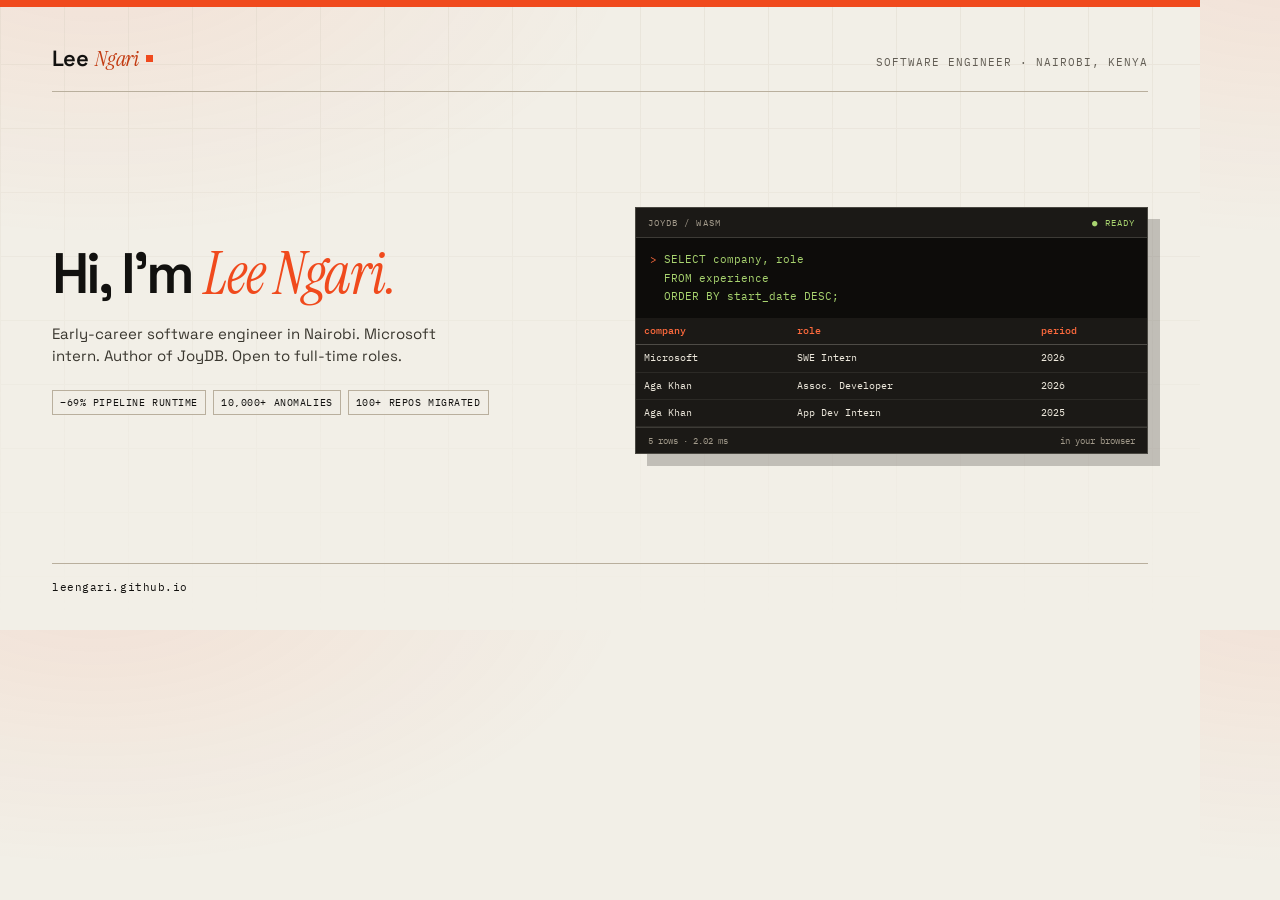
<file: scripts/og.html>
<!doctype html>
<html lang="en">
<head>
<meta charset="utf-8">
<title>Lee Ngari — social card</title>
<style>
  @font-face {
    font-family: "Space Grotesk";
    src: url("../assets/fonts/space-grotesk-var.woff2") format("woff2");
    font-weight: 300 700;
  }
  @font-face {
    font-family: "Instrument Serif";
    src: url("../assets/fonts/instrument-serif-italic.woff2") format("woff2");
    font-style: italic;
    font-weight: 400;
  }
  @font-face {
    font-family: "IBM Plex Mono";
    src: url("../assets/fonts/ibm-plex-mono-400.woff2") format("woff2");
    font-weight: 400;
  }
  @font-face {
    font-family: "IBM Plex Mono";
    src: url("../assets/fonts/ibm-plex-mono-500.woff2") format("woff2");
    font-weight: 500;
  }

  * { box-sizing: border-box; margin: 0; padding: 0; }

  html, body { width: 1200px; height: 630px; overflow: hidden; }

  body {
    background:
      radial-gradient(900px 500px at 8% -10%, rgba(240, 74, 29, 0.09), transparent 60%),
      #f2efe7;
    color: #12110f;
    font-family: "Space Grotesk", system-ui, sans-serif;
    -webkit-font-smoothing: antialiased;
    position: relative;
  }

  .grid {
    position: absolute;
    inset: 0;
    background-image:
      linear-gradient(#d6cfc0 1px, transparent 1px),
      linear-gradient(90deg, #d6cfc0 1px, transparent 1px);
    background-size: 64px 64px;
    opacity: 0.32;
    -webkit-mask-image: linear-gradient(to bottom, #000, rgba(0,0,0,.35) 70%, transparent);
    mask-image: linear-gradient(to bottom, #000, rgba(0,0,0,.35) 70%, transparent);
  }

  .topline { position: absolute; top: 0; left: 0; right: 0; height: 7px; background: #f04a1d; }

  .og {
    position: relative;
    width: 100%;
    height: 100%;
    padding: 44px 52px 36px;
    display: flex;
    flex-direction: column;
  }

  header {
    display: flex;
    align-items: baseline;
    justify-content: space-between;
    padding-bottom: 18px;
    border-bottom: 1px solid #b9af9d;
  }

  .brand {
    display: flex;
    align-items: baseline;
    gap: 7px;
    font-size: 22px;
    font-weight: 600;
    letter-spacing: -0.03em;
  }

  .brand em {
    font-family: "Instrument Serif", Georgia, serif;
    font-style: italic;
    font-weight: 400;
    letter-spacing: -0.01em;
    color: #c23a10;
  }

  .brand-signal {
    width: 7px;
    height: 7px;
    background: #f04a1d;
    align-self: center;
  }

  .meta {
    font-family: "IBM Plex Mono", monospace;
    font-size: 11px;
    letter-spacing: 0.09em;
    text-transform: uppercase;
    color: #625d54;
  }

  main {
    flex: 1;
    display: grid;
    grid-template-columns: 1.03fr 0.97fr;
    gap: 38px;
    align-items: center;
    padding: 26px 0 20px;
  }

  h1 {
    font-size: 57px;
    line-height: 0.97;
    letter-spacing: -0.052em;
    font-weight: 600;
    max-width: 12ch;
  }

  h1 em {
    font-family: "Instrument Serif", Georgia, serif;
    font-style: italic;
    font-weight: 400;
    color: #f04a1d;
    letter-spacing: -0.02em;
  }

  .sub {
    margin-top: 20px;
    font-size: 15px;
    line-height: 1.5;
    color: #3a372f;
    max-width: 42ch;
  }

  .stats {
    display: flex;
    flex-wrap: wrap;
    gap: 7px;
    margin-top: 22px;
    font-family: "IBM Plex Mono", monospace;
    font-size: 9.5px;
    letter-spacing: 0.06em;
    text-transform: uppercase;
    color: #12110f;
  }

  .stats span {
    border: 1px solid #b9af9d;
    padding: 5px 7px;
    background: rgba(242, 239, 231, 0.6);
  }

  .console {
    background: #1b1916;
    border: 1px solid rgba(237, 232, 220, 0.22);
    box-shadow: 12px 12px 0 rgba(18, 17, 15, 0.22);
    color: #ede8dc;
    font-family: "IBM Plex Mono", monospace;
    overflow: hidden;
  }

  .bar {
    display: flex;
    justify-content: space-between;
    padding: 9px 12px;
    border-bottom: 1px solid rgba(237, 232, 220, 0.16);
    font-size: 9px;
    letter-spacing: 0.12em;
    text-transform: uppercase;
    color: #a29a8b;
  }

  .bar .ok { color: #a8d46f; }

  .query {
    padding: 12px 14px;
    background: #0d0c0a;
    font-size: 11px;
    line-height: 1.7;
    color: #ede8dc;
  }

  .query .p { color: #ff6a3d; }

  .query .sql { color: #a8d46f; }

  table {
    width: 100%;
    border-collapse: collapse;
    font-size: 9.5px;
    line-height: 1.5;
  }

  th {
    text-align: left;
    padding: 6px 8px;
    color: #ff6a3d;
    font-weight: 500;
    border-bottom: 1px solid rgba(237, 232, 220, 0.24);
    white-space: nowrap;
  }

  td {
    padding: 6px 8px;
    border-bottom: 1px solid rgba(237, 232, 220, 0.08);
    color: #ede8dc;
  }

  .console-foot {
    padding: 7px 12px;
    border-top: 1px solid rgba(237, 232, 220, 0.16);
    font-size: 8.5px;
    color: #a29a8b;
    display: flex;
    justify-content: space-between;
  }

  footer {
    display: flex;
    align-items: center;
    justify-content: space-between;
    padding-top: 16px;
    border-top: 1px solid #b9af9d;
    font-family: "IBM Plex Mono", monospace;
    font-size: 11px;
    letter-spacing: 0.05em;
    color: #625d54;
  }

  footer .url { color: #12110f; }
</style>
</head>
<body>
<div class="grid"></div>
<div class="topline"></div>

<div class="og">
  <header>
    <div class="brand">Lee <em>Ngari</em><span class="brand-signal"></span></div>
    <div class="meta">Software engineer · Nairobi, Kenya</div>
  </header>

  <main>
    <div>
      <h1>Hi, I'm <em>Lee Ngari.</em></h1>
      <p class="sub">Early-career software engineer in Nairobi. Microsoft intern. Author of JoyDB. Open to full-time roles.</p>
      <div class="stats">
        <span>−69% pipeline runtime</span>
        <span>10,000+ anomalies</span>
        <span>100+ repos migrated</span>
      </div>
    </div>

    <div class="console">
      <div class="bar"><span>JOYDB / WASM</span><span class="ok">● READY</span></div>
      <div class="query"><span class="p">&gt;</span> <span class="sql">SELECT company, role<br>&nbsp;&nbsp;FROM experience<br>&nbsp;&nbsp;ORDER BY start_date DESC;</span></div>
      <table>
        <thead>
          <tr><th>company</th><th>role</th><th>period</th></tr>
        </thead>
        <tbody>
          <tr><td>Microsoft</td><td>SWE Intern</td><td>2026</td></tr>
          <tr><td>Aga Khan</td><td>Assoc. Developer</td><td>2026</td></tr>
          <tr><td>Aga Khan</td><td>App Dev Intern</td><td>2025</td></tr>
        </tbody>
      </table>
      <div class="console-foot"><span>5 rows · 2.02 ms</span><span>in your browser</span></div>
    </div>
  </main>

  <footer>
    <span class="url">leengari.github.io</span>
  </footer>
</div>
</body>
</html>
</file>
<file: assets/styles.css>
/* =========================================================
   Lee Ngari — portfolio
   Paper, ink, one signal. No frameworks.
   ========================================================= */

@font-face {
  font-family: "Space Grotesk";
  src: url("fonts/space-grotesk-var.woff2") format("woff2");
  font-weight: 300 700;
  font-style: normal;
  font-display: swap;
}
@font-face {
  font-family: "Instrument Serif";
  src: url("fonts/instrument-serif-regular.woff2") format("woff2");
  font-weight: 400;
  font-style: normal;
  font-display: swap;
}
@font-face {
  font-family: "Instrument Serif";
  src: url("fonts/instrument-serif-italic.woff2") format("woff2");
  font-weight: 400;
  font-style: italic;
  font-display: swap;
}
@font-face {
  font-family: "IBM Plex Mono";
  src: url("fonts/ibm-plex-mono-400.woff2") format("woff2");
  font-weight: 400;
  font-style: normal;
  font-display: swap;
}
@font-face {
  font-family: "IBM Plex Mono";
  src: url("fonts/ibm-plex-mono-500.woff2") format("woff2");
  font-weight: 500;
  font-style: normal;
  font-display: swap;
}
@font-face {
  font-family: "IBM Plex Mono";
  src: url("fonts/ibm-plex-mono-600.woff2") format("woff2");
  font-weight: 600;
  font-style: normal;
  font-display: swap;
}

:root {
  --paper: #f2efe7;
  --paper-2: #eae5d9;
  --ink: #12110f;
  --ink-soft: #3a372f;
  --muted: #6e685e;
  --line: #d6cfc0;
  --line-strong: #b9af9d;
  --signal: #f04a1d;
  --signal-ink: #c23a10;
  --signal-bright: #ff6a3d;
  --term: #131210;
  --term-2: #1b1916;
  --term-3: #0d0c0a;
  --term-text: #ede8dc;
  --term-muted: #a29a8b;
  --ok: #a8d46f;

  --font-display: "Space Grotesk", ui-sans-serif, system-ui, -apple-system, "Segoe UI", sans-serif;
  --font-serif: "Instrument Serif", Georgia, "Times New Roman", serif;
  --font-mono: "IBM Plex Mono", ui-monospace, SFMono-Regular, Consolas, monospace;

  --max: 1180px;
  --gutter: clamp(18px, 4vw, 40px);
  --head-h: 64px;
}

*,
*::before,
*::after {
  box-sizing: border-box;
}

html {
  scroll-behavior: smooth;
  scroll-padding-top: calc(var(--head-h) + 20px);
  -webkit-text-size-adjust: 100%;
}

body {
  margin: 0;
  background: var(--paper);
  color: var(--ink);
  font-family: var(--font-display);
  font-size: 16px;
  line-height: 1.65;
  -webkit-font-smoothing: antialiased;
  text-rendering: optimizeLegibility;
  overflow-x: hidden;
}

::selection {
  background: var(--signal);
  color: var(--ink);
}

img,
svg {
  max-width: 100%;
}

a {
  color: inherit;
}

code {
  font-family: var(--font-mono);
  font-size: 0.9em;
}

.mono {
  font-family: var(--font-mono);
}

.shell {
  width: 100%;
  max-width: var(--max);
  margin-inline: auto;
  padding-inline: var(--gutter);
}

.visually-hidden {
  position: absolute;
  width: 1px;
  height: 1px;
  padding: 0;
  margin: -1px;
  overflow: hidden;
  clip: rect(0 0 0 0);
  white-space: nowrap;
  border: 0;
}

.skip {
  position: fixed;
  top: 8px;
  left: 8px;
  z-index: 200;
  padding: 10px 14px;
  background: var(--ink);
  color: var(--paper);
  font-family: var(--font-mono);
  font-size: 0.78rem;
  text-decoration: none;
  transform: translateY(-160%);
  transition: transform 0.15s ease;
}
.skip:focus {
  transform: translateY(0);
}

a:focus-visible,
button:focus-visible,
input:focus-visible {
  outline: 2px solid var(--signal);
  outline-offset: 3px;
}

/* ---------- Header ---------- */

.site-head {
  position: sticky;
  top: 0;
  z-index: 100;
  background: rgba(242, 239, 231, 0.9);
  border-bottom: 1px solid var(--line);
  backdrop-filter: blur(14px);
  -webkit-backdrop-filter: blur(14px);
}

.head-inner {
  display: flex;
  align-items: center;
  justify-content: space-between;
  gap: 24px;
  min-height: var(--head-h);
}

.identity {
  display: inline-flex;
  align-items: center;
  gap: 8px;
  text-decoration: none;
  font-weight: 600;
  letter-spacing: -0.02em;
}

.identity-name {
  font-size: 1.02rem;
  line-height: 1;
}

.identity-name em {
  font-family: var(--font-serif);
  font-style: italic;
  font-weight: 400;
  font-size: 1.06em;
  letter-spacing: -0.01em;
  color: var(--signal-ink);
}

.identity-signal {
  width: 6px;
  height: 6px;
  background: var(--signal);
}

.site-nav {
  display: flex;
  align-items: center;
  gap: 26px;
  margin-left: auto;
  font-family: var(--font-mono);
  font-size: 0.72rem;
  letter-spacing: 0.06em;
  text-transform: uppercase;
}

.site-nav a {
  color: var(--muted);
  text-decoration: none;
  padding: 6px 0;
  border-bottom: 1px solid transparent;
  transition: color 0.15s ease, border-color 0.15s ease;
}

.site-nav a:hover {
  color: var(--ink);
  border-color: var(--ink);
}

.cv-link {
  font-family: var(--font-mono);
  font-size: 0.72rem;
  letter-spacing: 0.06em;
  text-transform: uppercase;
  text-decoration: none;
  padding: 7px 11px;
  border: 1px solid var(--ink);
  transition: background 0.15s ease, color 0.15s ease;
  white-space: nowrap;
}

.cv-link:hover {
  background: var(--ink);
  color: var(--paper);
}

/* ---------- Hero ---------- */

.hero {
  position: relative;
  padding: clamp(56px, 9vw, 104px) 0 clamp(44px, 6vw, 72px);
  overflow: hidden;
}

.hero::before {
  content: "";
  position: absolute;
  inset: 0;
  background-image:
    linear-gradient(var(--line) 1px, transparent 1px),
    linear-gradient(90deg, var(--line) 1px, transparent 1px);
  background-size: 92px 92px;
  opacity: 0.35;
  -webkit-mask-image: linear-gradient(to bottom, #000 0%, rgba(0, 0, 0, 0.55) 55%, transparent 92%);
  mask-image: linear-gradient(to bottom, #000 0%, rgba(0, 0, 0, 0.55) 55%, transparent 92%);
  pointer-events: none;
}

.hero .shell {
  position: relative;
}

.hero-meta {
  display: flex;
  flex-wrap: wrap;
  align-items: center;
  justify-content: space-between;
  gap: 14px;
  padding-bottom: 22px;
  border-bottom: 1px solid var(--line);
}

.status {
  display: inline-flex;
  align-items: center;
  gap: 9px;
  font-family: var(--font-mono);
  font-size: 0.7rem;
  letter-spacing: 0.1em;
  text-transform: uppercase;
  color: var(--ink);
}

.status-dot {
  width: 7px;
  height: 7px;
  background: var(--signal);
  box-shadow: 0 0 0 4px rgba(240, 74, 29, 0.14);
}

.hero-loc {
  font-size: 0.7rem;
  letter-spacing: 0.1em;
  text-transform: uppercase;
  color: var(--muted);
}

h1 {
  margin: clamp(28px, 4vw, 46px) 0 0;
  max-width: 14ch;
  font-size: clamp(3.2rem, 8.6vw, 7.4rem);
  line-height: 0.94;
  letter-spacing: -0.055em;
  font-weight: 600;
}

h1 em {
  font-family: var(--font-serif);
  font-style: italic;
  font-weight: 400;
  letter-spacing: -0.02em;
  color: var(--signal);
}

.hero-lead {
  margin: clamp(26px, 3.5vw, 40px) 0 0;
  max-width: 54ch;
  font-size: clamp(1.02rem, 1.5vw, 1.18rem);
  line-height: 1.6;
  color: var(--ink-soft);
}

.hero-actions {
  display: flex;
  flex-wrap: wrap;
  gap: 10px;
  margin-top: clamp(30px, 4vw, 44px);
}

.hero-grid {
  display: grid;
  grid-template-columns: minmax(0, 1.06fr) minmax(330px, 0.94fr);
  gap: clamp(30px, 5vw, 64px);
  align-items: center;
  margin-top: clamp(28px, 4vw, 44px);
}

.hero-copy {
  max-width: 640px;
}

.hero-copy h1 {
  margin: 0;
  max-width: 13ch;
  font-size: clamp(2.8rem, 5.2vw, 4.9rem);
  line-height: 0.98;
  letter-spacing: -0.05em;
}

.hero-copy .hero-lead {
  margin-top: 24px;
  max-width: 50ch;
  font-size: clamp(1rem, 1.35vw, 1.1rem);
}

.hero-copy .hero-actions {
  margin-top: 28px;
}

/* ---------- Hero query card ---------- */

.hero-side {
  width: 100%;
  max-width: 480px;
  justify-self: end;
}

.hero-query-card {
  display: block;
  width: 100%;
  background: var(--term);
  border: 1px solid rgba(237, 232, 220, 0.2);
  box-shadow: 12px 12px 0 rgba(18, 17, 15, 0.1);
  color: var(--term-text);
  text-decoration: none;
  font-family: var(--font-mono);
  transition: transform 0.18s ease, border-color 0.18s ease, box-shadow 0.18s ease;
}

.hero-query-card:hover {
  transform: translateY(-4px);
  border-color: var(--signal);
  box-shadow: 14px 14px 0 rgba(18, 17, 15, 0.12);
}

.hqc-bar {
  display: flex;
  align-items: center;
  justify-content: space-between;
  gap: 12px;
  padding: 10px 13px;
  border-bottom: 1px solid rgba(237, 232, 220, 0.16);
  font-size: 0.6rem;
  letter-spacing: 0.1em;
  text-transform: uppercase;
  color: var(--term-muted);
}

.hqc-title {
  color: var(--term-text);
}

.hqc-slash {
  color: var(--term-muted);
  padding-inline: 2px;
}

.hqc-status {
  display: inline-flex;
  align-items: center;
  gap: 6px;
  color: var(--ok);
  white-space: nowrap;
}

.hqc-dot {
  width: 6px;
  height: 6px;
  border-radius: 50%;
  background: var(--ok);
  box-shadow: 0 0 0 3px rgba(168, 212, 111, 0.14);
}

.hqc-query {
  padding: 12px 14px;
  background: var(--term-3);
  border-bottom: 1px solid rgba(237, 232, 220, 0.12);
  color: var(--term-text);
  font-size: 0.7rem;
  line-height: 1.7;
  white-space: nowrap;
  overflow: hidden;
}

.hqc-prompt {
  color: var(--signal-bright);
  margin-right: 6px;
}

.hqc-kw {
  color: var(--signal-bright);
}

.hqc-indent {
  display: inline-block;
  width: 2ch;
}

.hqc-cursor {
  display: inline-block;
  width: 7px;
  height: 1em;
  margin-left: 4px;
  background: var(--signal-bright);
  vertical-align: -0.12em;
  animation: hqc-blink 1.1s steps(1) infinite;
}

@keyframes hqc-blink {
  0%, 49% { opacity: 1; }
  50%, 100% { opacity: 0; }
}

.hqc-table {
  padding: 9px 14px 11px;
}

.hqc-row {
  display: grid;
  grid-template-columns: minmax(0, 0.8fr) minmax(0, 1.2fr);
  gap: 12px;
  padding: 6px 0;
  border-bottom: 1px solid rgba(237, 232, 220, 0.08);
  color: var(--term-text);
  font-size: 0.68rem;
  line-height: 1.4;
}

.hqc-row:last-child {
  border-bottom: 0;
}

.hqc-head {
  padding: 0 0 7px;
  border-bottom: 1px solid rgba(237, 232, 220, 0.24);
  color: var(--signal-bright);
  font-size: 0.58rem;
  letter-spacing: 0.08em;
  text-transform: uppercase;
}

.hqc-foot {
  display: flex;
  align-items: center;
  justify-content: space-between;
  gap: 10px;
  padding: 9px 13px;
  border-top: 1px solid rgba(237, 232, 220, 0.16);
  color: var(--term-muted);
  font-size: 0.6rem;
  letter-spacing: 0.03em;
}

.hqc-cta {
  color: var(--signal-bright);
  white-space: nowrap;
}

.hero-query-caption {
  margin: 14px 0 0;
  color: var(--muted);
  font-size: 0.62rem;
  letter-spacing: 0.04em;
  text-align: center;
}

/* ---------- Buttons ---------- */

.btn {
  display: inline-flex;
  align-items: center;
  justify-content: center;
  gap: 9px;
  padding: 13px 19px;
  font-family: var(--font-mono);
  font-size: 0.78rem;
  letter-spacing: 0.02em;
  line-height: 1;
  text-decoration: none;
  border: 1px solid var(--ink);
  background: transparent;
  color: var(--ink);
  cursor: pointer;
  transition: background 0.15s ease, color 0.15s ease, border-color 0.15s ease, transform 0.15s ease;
}

.btn:hover {
  transform: translateY(-1px);
}

.btn-solid {
  background: var(--ink);
  color: var(--paper);
}

.btn-solid:hover {
  background: var(--signal);
  border-color: var(--signal);
  color: var(--ink);
}

.btn-line:hover {
  background: var(--ink);
  color: var(--paper);
}

/* ---------- Proof strip ---------- */

.proof {
  border-top: 1px solid var(--ink);
  border-bottom: 1px solid var(--line);
}

.proof-grid {
  display: grid;
  grid-template-columns: repeat(4, 1fr);
}

.proof-item {
  padding: 28px 26px 31px 0;
  border-right: 1px solid var(--line);
}

.proof-item + .proof-item {
  padding-left: 26px;
}

.proof-item:last-child {
  border-right: 0;
}

.proof-value {
  display: block;
  font-size: clamp(1.9rem, 4.2vw, 3.1rem);
  line-height: 1;
  letter-spacing: -0.045em;
  font-weight: 600;
  font-variant-numeric: tabular-nums;
}

.proof-label {
  display: block;
  margin-top: 8px;
  font-size: 0.88rem;
  color: var(--ink-soft);
}

.proof-context {
  display: block;
  margin-top: 7px;
  font-size: 0.66rem;
  letter-spacing: 0.07em;
  text-transform: uppercase;
  color: var(--muted);
}

/* ---------- Sections ---------- */

.section {
  padding: clamp(64px, 9vw, 116px) 0;
  border-top: 1px solid var(--line);
}

.section-head {
  display: grid;
  grid-template-columns: 72px minmax(0, 1fr);
  gap: clamp(12px, 3vw, 32px);
  align-items: start;
  margin-bottom: clamp(36px, 5vw, 62px);
}

.section-index {
  padding-top: 0.45rem;
  font-size: 0.72rem;
  letter-spacing: 0.08em;
  color: var(--muted);
}

.eyebrow {
  position: relative;
  margin: 0 0 10px;
  padding-left: 17px;
  font-family: var(--font-mono);
  font-size: 0.68rem;
  font-weight: 500;
  letter-spacing: 0.14em;
  text-transform: uppercase;
  color: var(--ink);
}

.eyebrow::before {
  content: "";
  position: absolute;
  top: 0.45em;
  left: 0;
  width: 7px;
  height: 7px;
  background: var(--signal);
}

h2 {
  margin: 0;
  max-width: 19ch;
  font-size: clamp(2rem, 4.6vw, 3.4rem);
  line-height: 1.02;
  letter-spacing: -0.045em;
  font-weight: 600;
}

/* ---------- Work ---------- */

.work-list {
  border-top: 1px solid var(--ink);
}

.work-item {
  display: grid;
  grid-template-columns: 54px minmax(0, 1fr) 232px;
  gap: clamp(16px, 3vw, 42px);
  padding: clamp(28px, 4vw, 42px) 0;
  border-bottom: 1px solid var(--line);
}

.work-index {
  padding-top: 0.5rem;
  font-size: 0.74rem;
  color: var(--muted);
}

.work-title-row {
  display: flex;
  align-items: baseline;
  flex-wrap: wrap;
  gap: 14px;
}

.work-main h3 {
  margin: 0;
  font-size: clamp(1.65rem, 3vw, 2.25rem);
  line-height: 1.05;
  letter-spacing: -0.035em;
  font-weight: 600;
}

.work-badge {
  display: inline-block;
  padding: 4px 7px;
  border: 1px solid var(--line-strong);
  font-size: 0.6rem;
  letter-spacing: 0.09em;
  text-transform: uppercase;
  color: var(--muted);
  white-space: nowrap;
}

.work-stack {
  margin: 10px 0 0;
  font-size: 0.7rem;
  letter-spacing: 0.05em;
  text-transform: uppercase;
  color: var(--signal-ink);
}

.work-desc {
  margin: 16px 0 0;
  max-width: 64ch;
  color: var(--ink-soft);
  font-size: 0.98rem;
}

.work-meta {
  padding-top: 0.3rem;
  text-align: right;
}

.work-stat {
  display: block;
  font-size: 0.71rem;
  line-height: 1.75;
  letter-spacing: 0.02em;
  color: var(--muted);
}

.work-links {
  display: flex;
  flex-direction: column;
  align-items: flex-end;
  gap: 7px;
  margin-top: 18px;
}

.work-links a {
  font-family: var(--font-mono);
  font-size: 0.74rem;
  text-decoration: none;
  border-bottom: 1px solid var(--line-strong);
  padding-bottom: 2px;
  transition: border-color 0.15s ease, color 0.15s ease;
}

.work-links a:hover {
  color: var(--signal-ink);
  border-color: var(--signal-ink);
}

.pipeline {
  margin-top: 24px;
  padding: 16px;
  border: 1px solid var(--line);
  background: var(--paper-2);
}

.pipeline-flow {
  display: flex;
  flex-wrap: wrap;
  align-items: center;
  gap: 7px;
  font-family: var(--font-mono);
  font-size: 0.63rem;
  letter-spacing: 0.06em;
}

.pipe-node {
  padding: 5px 7px;
  border: 1px solid var(--line-strong);
  background: var(--paper);
  white-space: nowrap;
}

.pipe-node-out {
  border-color: var(--ink);
  background: var(--ink);
  color: var(--paper);
}

.pipe-arrow {
  color: var(--signal);
}

.pipeline-aux {
  display: flex;
  flex-wrap: wrap;
  align-items: center;
  gap: 8px;
  margin-top: 11px;
  padding-top: 11px;
  border-top: 1px solid var(--line);
  font-size: 0.6rem;
  letter-spacing: 0.06em;
  color: var(--muted);
}

.pipe-aux-node {
  padding: 3px 6px;
  border: 1px dashed var(--line-strong);
}

.pipe-aux-note {
  margin-left: auto;
  white-space: nowrap;
}

/* ---------- JoyDB dark section ---------- */

.section-dark {
  background: var(--term);
  color: var(--term-text);
  border-top: 1px solid var(--ink);
  border-bottom: 1px solid var(--ink);
}

.section-dark .section-index {
  color: var(--term-muted);
}

.section-dark .eyebrow {
  color: var(--term-text);
}

.section-dark h2 {
  color: var(--term-text);
}

.joydb-grid {
  display: grid;
  grid-template-columns: minmax(0, 0.82fr) minmax(0, 1.18fr);
  gap: clamp(34px, 5vw, 68px);
  align-items: center;
}

.joydb-copy p {
  margin: 0;
  max-width: 46ch;
  color: var(--term-muted);
  font-size: 1rem;
  line-height: 1.7;
}

.joydb-copy p + p {
  margin-top: 18px;
}

.joydb-facts {
  list-style: none;
  margin: 30px 0 0;
  padding: 0;
  border-top: 1px solid rgba(237, 232, 220, 0.16);
}

.joydb-facts li {
  display: grid;
  grid-template-columns: 84px minmax(0, 1fr);
  gap: 16px;
  padding: 11px 0;
  border-bottom: 1px solid rgba(237, 232, 220, 0.12);
  font-size: 0.86rem;
  color: var(--term-text);
}

.joydb-facts .k {
  font-family: var(--font-mono);
  font-size: 0.63rem;
  letter-spacing: 0.1em;
  text-transform: uppercase;
  color: var(--term-muted);
  padding-top: 0.25em;
}

.joydb-note {
  margin-top: 24px !important;
  font-family: var(--font-mono);
  font-size: 0.72rem !important;
}

.joydb-note a {
  color: var(--signal-bright);
  text-decoration: none;
  border-bottom: 1px solid rgba(255, 106, 61, 0.4);
  padding-bottom: 2px;
}

.joydb-note a:hover {
  border-color: var(--signal-bright);
}

/* ---------- Console ---------- */

.console {
  background: var(--term-2);
  border: 1px solid rgba(237, 232, 220, 0.2);
  box-shadow: 14px 14px 0 rgba(0, 0, 0, 0.3);
  min-width: 0;
}

.console-bar {
  display: flex;
  align-items: center;
  justify-content: space-between;
  gap: 16px;
  padding: 11px 14px;
  border-bottom: 1px solid rgba(237, 232, 220, 0.16);
  font-family: var(--font-mono);
  font-size: 0.64rem;
  letter-spacing: 0.1em;
  text-transform: uppercase;
}

.console-title {
  color: var(--term-text);
}

.console-slash {
  color: var(--term-muted);
  padding-inline: 2px;
}

.console-status {
  display: inline-flex;
  align-items: center;
  gap: 7px;
  color: var(--term-muted);
  white-space: nowrap;
}

.console-dot {
  width: 6px;
  height: 6px;
  background: var(--term-muted);
  transition: background 0.2s ease, box-shadow 0.2s ease;
}

.console[data-state="ready"] .console-status {
  color: var(--ok);
}
.console[data-state="ready"] .console-dot {
  background: var(--ok);
  box-shadow: 0 0 0 3px rgba(168, 212, 111, 0.14);
}
.console[data-state="booting"] .console-dot {
  background: var(--signal-bright);
  box-shadow: 0 0 0 3px rgba(255, 106, 61, 0.16);
  animation: pulse 1.1s ease-in-out infinite;
}
.console[data-state="error"] .console-status {
  color: var(--signal-bright);
}
.console[data-state="error"] .console-dot {
  background: var(--signal-bright);
}

@keyframes pulse {
  0%, 100% { opacity: 1; }
  50% { opacity: 0.35; }
}

.console-body {
  padding: 14px;
}

.console-tabs {
  display: flex;
  gap: 3px;
  margin-bottom: 13px;
  border-bottom: 1px solid rgba(237, 232, 220, 0.12);
}

.console-tab {
  appearance: none;
  background: none;
  border: 1px solid transparent;
  border-bottom: 0;
  color: var(--term-muted);
  font-family: var(--font-mono);
  font-size: 0.7rem;
  letter-spacing: 0.04em;
  padding: 7px 11px;
  margin-bottom: -1px;
  cursor: pointer;
  transition: color 0.15s ease, background 0.15s ease;
}

.console-tab:hover {
  color: var(--term-text);
}

.console-tab[aria-selected="true"] {
  color: var(--term-text);
  background: var(--term-3);
  border-color: rgba(237, 232, 220, 0.16);
}

.console-chips {
  display: flex;
  flex-wrap: wrap;
  gap: 6px;
  margin-bottom: 12px;
}

.chip {
  appearance: none;
  background: transparent;
  border: 1px solid rgba(237, 232, 220, 0.18);
  color: var(--term-muted);
  font-family: var(--font-mono);
  font-size: 0.66rem;
  letter-spacing: 0.03em;
  padding: 5px 8px;
  cursor: pointer;
  transition: color 0.15s ease, border-color 0.15s ease, background 0.15s ease;
}

.chip:hover {
  color: var(--term-text);
  border-color: var(--signal-bright);
}

.chip[aria-pressed="true"] {
  color: var(--ink);
  background: var(--signal-bright);
  border-color: var(--signal-bright);
}

.console-form {
  display: flex;
  align-items: center;
  gap: 9px;
  padding: 7px 7px 7px 11px;
  background: var(--term-3);
  border: 1px solid rgba(237, 232, 220, 0.2);
}

.console-form:focus-within {
  border-color: var(--signal-bright);
}

.console-prompt {
  color: var(--signal-bright);
  font-family: var(--font-mono);
  font-size: 0.85rem;
  line-height: 1;
}

.console-input {
  flex: 1;
  min-width: 0;
  padding: 6px 0;
  border: 0;
  background: transparent;
  color: var(--term-text);
  font-family: var(--font-mono);
  font-size: 0.78rem;
  line-height: 1.4;
  outline: none;
}

.console-input::placeholder {
  color: #6d665a;
}

.console-input:disabled {
  color: var(--term-muted);
}

.console-run {
  appearance: none;
  flex: 0 0 auto;
  border: 1px solid var(--signal-bright);
  background: var(--signal-bright);
  color: var(--ink);
  font-family: var(--font-mono);
  font-size: 0.68rem;
  font-weight: 500;
  letter-spacing: 0.05em;
  text-transform: uppercase;
  padding: 8px 12px;
  cursor: pointer;
  transition: background 0.15s ease, color 0.15s ease;
}

.console-run:hover {
  background: var(--term-text);
  border-color: var(--term-text);
}

.console-run:disabled {
  opacity: 0.5;
  cursor: wait;
}

.console-note {
  margin: 9px 0 0;
  font-family: var(--font-mono);
  font-size: 0.62rem;
  line-height: 1.5;
  color: var(--term-muted);
}

.console-output {
  margin-top: 15px;
  max-height: 352px;
  overflow: auto;
  overscroll-behavior: contain;
}

.console-placeholder {
  margin: 4px 0;
  font-family: var(--font-mono);
  font-size: 0.72rem;
  color: var(--term-muted);
}

.console-meta {
  margin: 0 0 8px;
  font-family: var(--font-mono);
  font-size: 0.62rem;
  letter-spacing: 0.03em;
  color: var(--term-muted);
}

.console-meta strong {
  color: var(--ok);
  font-weight: 500;
}

.result-wrap {
  overflow-x: auto;
}

.result-table {
  width: 100%;
  border-collapse: collapse;
  font-family: var(--font-mono);
  font-size: 0.7rem;
  line-height: 1.55;
}

.result-table th {
  position: sticky;
  top: 0;
  z-index: 1;
  padding: 7px 14px 7px 0;
  border-bottom: 1px solid rgba(237, 232, 220, 0.28);
  background: var(--term-2);
  color: var(--signal-bright);
  font-weight: 500;
  text-align: left;
  white-space: nowrap;
}

.result-table td {
  padding: 7px 14px 7px 0;
  border-bottom: 1px solid rgba(237, 232, 220, 0.08);
  color: var(--term-text);
  vertical-align: top;
  overflow-wrap: anywhere;
}

.result-table tr:last-child td {
  border-bottom: 0;
}

.result-table .null {
  color: var(--term-muted);
  font-style: italic;
}

.console-error {
  margin: 0;
  padding: 11px 12px;
  border-left: 2px solid var(--signal-bright);
  background: rgba(255, 106, 61, 0.07);
  color: #ffb59f;
  font-family: var(--font-mono);
  font-size: 0.72rem;
  line-height: 1.6;
  overflow-wrap: anywhere;
}

.console-schema {
  margin: 0;
  max-height: 352px;
  overflow: auto;
  padding: 12px;
  background: var(--term-3);
  border: 1px solid rgba(237, 232, 220, 0.12);
  color: var(--term-text);
  font-family: var(--font-mono);
  font-size: 0.67rem;
  line-height: 1.65;
  tab-size: 2;
}

.console-schema-note {
  margin: 10px 0 0;
  font-size: 0.62rem;
  color: var(--term-muted);
}

.joydb-disclaimer {
  margin: 14px 0 0;
  font-size: 0.6rem;
  letter-spacing: 0.04em;
  color: var(--term-muted);
}

/* ---------- Console controls ---------- */

.console-bar-actions {
  display: flex;
  align-items: center;
  gap: 10px;
}

.console-reset {
  appearance: none;
  padding: 4px 6px;
  border: 1px solid rgba(237, 232, 220, 0.2);
  background: transparent;
  color: var(--term-muted);
  font-family: var(--font-mono);
  font-size: 0.58rem;
  letter-spacing: 0.08em;
  text-transform: uppercase;
  cursor: pointer;
  transition: color 0.15s ease, border-color 0.15s ease;
}

.console-reset:hover:not(:disabled) {
  color: var(--term-text);
  border-color: var(--signal-bright);
}

.console-reset:disabled {
  opacity: 0.4;
  cursor: default;
}

.write-result {
  display: flex;
  align-items: flex-start;
  gap: 9px;
  padding: 11px 12px;
  border-left: 2px solid var(--ok);
  background: rgba(168, 212, 111, 0.06);
  color: var(--term-text);
  font-family: var(--font-mono);
  font-size: 0.72rem;
  line-height: 1.6;
  overflow-wrap: anywhere;
}

.write-mark {
  color: var(--ok);
  font-weight: 600;
}

.console-panel-label {
  margin: 0 0 7px;
  font-family: var(--font-mono);
  font-size: 0.58rem;
  font-weight: 500;
  letter-spacing: 0.12em;
  text-transform: uppercase;
  color: var(--term-muted);
}

.table-browser {
  margin-bottom: 14px;
}

.table-grid {
  display: grid;
  grid-template-columns: repeat(2, minmax(0, 1fr));
  gap: 6px;
}

.table-chip {
  display: flex;
  align-items: center;
  justify-content: space-between;
  gap: 8px;
  width: 100%;
  padding: 7px 9px;
  border: 1px solid rgba(237, 232, 220, 0.16);
  background: transparent;
  color: var(--term-text);
  font-family: var(--font-mono);
  font-size: 0.66rem;
  text-align: left;
  cursor: pointer;
  transition: border-color 0.15s ease, background 0.15s ease;
}

.table-chip:hover {
  border-color: var(--signal-bright);
  background: rgba(255, 106, 61, 0.05);
}

.t-count {
  color: var(--term-muted);
  font-size: 0.62rem;
}

.table-chip:hover .t-count {
  color: var(--signal-bright);
}

.visitor-form {
  margin-bottom: 14px;
  padding: 11px 12px;
  border: 1px solid rgba(237, 232, 220, 0.16);
  background: rgba(255, 255, 255, 0.02);
}

.visitor-hint {
  margin: 0 0 9px;
  font-size: 0.66rem;
  line-height: 1.5;
  color: var(--term-muted);
}

.visitor-fields {
  display: grid;
  grid-template-columns: minmax(0, 0.85fr) minmax(0, 1.15fr) auto;
  gap: 6px;
  align-items: end;
}

.visitor-fields label {
  display: flex;
  flex-direction: column;
  gap: 3px;
  font-family: var(--font-mono);
  font-size: 0.55rem;
  letter-spacing: 0.08em;
  text-transform: uppercase;
  color: var(--term-muted);
}

.visitor-fields input {
  width: 100%;
  min-width: 0;
  padding: 6px 7px;
  border: 1px solid rgba(237, 232, 220, 0.2);
  background: var(--term-3);
  color: var(--term-text);
  font-family: var(--font-mono);
  font-size: 0.7rem;
  outline: none;
}

.visitor-fields input:focus {
  border-color: var(--signal-bright);
}

.visitor-fields input:disabled {
  opacity: 0.5;
}

.visitor-submit {
  padding: 7px 9px;
  border: 1px solid var(--signal-bright);
  background: var(--signal-bright);
  color: var(--ink);
  font-family: var(--font-mono);
  font-size: 0.6rem;
  font-weight: 500;
  letter-spacing: 0.05em;
  text-transform: uppercase;
  cursor: pointer;
  transition: background 0.15s ease, border-color 0.15s ease;
}

.visitor-submit:hover:not(:disabled) {
  background: var(--term-text);
  border-color: var(--term-text);
}

.visitor-submit:disabled {
  opacity: 0.45;
  cursor: default;
}

.visitor-status {
  min-height: 1em;
  margin: 7px 0 0;
  font-size: 0.62rem;
  color: var(--ok);
}

.visitor-status.is-error {
  color: #ffb59f;
}

/* ---------- Experience ---------- */

.xp-list {
  border-top: 1px solid var(--ink);
}

.xp {
  display: grid;
  grid-template-columns: 172px minmax(0, 1fr);
  gap: clamp(20px, 4vw, 52px);
  padding: clamp(28px, 3.5vw, 38px) 0;
  border-bottom: 1px solid var(--line);
}

.xp-when {
  padding-top: 0.35rem;
  font-size: 0.7rem;
  letter-spacing: 0.03em;
  color: var(--muted);
}

.xp-body h3 {
  margin: 0;
  font-size: clamp(1.3rem, 2.2vw, 1.65rem);
  line-height: 1.15;
  letter-spacing: -0.025em;
  font-weight: 600;
}

.xp-role {
  margin: 5px 0 0;
  font-size: 0.68rem;
  letter-spacing: 0.07em;
  text-transform: uppercase;
  color: var(--signal-ink);
}

.xp-body > p:not(.xp-role):not(.xp-impact) {
  margin: 15px 0 0;
  max-width: 68ch;
  color: var(--ink-soft);
  font-size: 0.96rem;
}

.xp-impact {
  margin: 14px 0 0;
  padding-left: 14px;
  border-left: 2px solid var(--signal);
  max-width: 66ch;
  color: var(--ink);
  font-size: 0.96rem;
  font-weight: 500;
}

.xp-tags {
  display: flex;
  flex-wrap: wrap;
  gap: 6px;
  list-style: none;
  margin: 16px 0 0;
  padding: 0;
}

.xp-tags li {
  padding: 4px 7px;
  border: 1px solid var(--line);
  font-size: 0.62rem;
  letter-spacing: 0.04em;
  color: var(--muted);
}

/* ---------- Stack ---------- */

.stack-list {
  border-top: 1px solid var(--ink);
}

.stack-row {
  display: grid;
  grid-template-columns: 172px minmax(0, 1fr);
  gap: clamp(20px, 4vw, 52px);
  padding: 17px 0;
  border-bottom: 1px solid var(--line);
}

.stack-cat {
  font-size: 0.68rem;
  letter-spacing: 0.08em;
  text-transform: uppercase;
  color: var(--muted);
  padding-top: 0.25rem;
}

.stack-items {
  font-size: 0.98rem;
  color: var(--ink-soft);
}

/* ---------- Contact ---------- */

.contact {
  padding-bottom: clamp(64px, 8vw, 104px);
}

.contact h2 {
  max-width: 15ch;
}

.contact-lead {
  margin: 0;
  max-width: 58ch;
  color: var(--ink-soft);
  font-size: 1rem;
}

.contact-actions {
  display: flex;
  flex-wrap: wrap;
  gap: 10px;
  margin-top: 30px;
}

/* ---------- Footer ---------- */

.site-foot {
  border-top: 1px solid var(--ink);
  padding: 24px 0 38px;
}

.foot-inner {
  display: flex;
  flex-wrap: wrap;
  justify-content: space-between;
  gap: 10px 24px;
  font-size: 0.76rem;
  color: var(--muted);
}

.no-js-banner {
  margin: 24px auto;
  padding: 12px 14px;
  border: 1px solid var(--signal);
  font-family: var(--font-mono);
  font-size: 0.78rem;
}

/* ---------- Not found ---------- */

.notfound-page {
  min-height: 100vh;
  display: flex;
  align-items: center;
}

.notfound {
  padding-top: 48px;
  padding-bottom: 48px;
}

.notfound h1 {
  margin: 18px 0 0;
  max-width: 16ch;
  font-size: clamp(2.4rem, 6vw, 4.4rem);
  line-height: 1.02;
  letter-spacing: -0.045em;
  font-weight: 600;
}

.notfound p:not(.eyebrow) {
  margin: 20px 0 0;
  max-width: 50ch;
  color: var(--ink-soft);
}

.notfound .btn {
  margin-top: 28px;
}

/* ---------- Responsive ---------- */

@media (max-width: 1000px) {
  .work-item {
    grid-template-columns: 44px minmax(0, 1fr) 190px;
  }
  .joydb-grid {
    grid-template-columns: minmax(0, 0.9fr) minmax(0, 1.1fr);
  }
}

@media (max-width: 860px) {
  .site-nav {
    display: none;
  }
  .head-inner {
    justify-content: space-between;
  }
  .hero-meta {
    align-items: flex-start;
    flex-direction: column;
  }
  .hero-grid {
    grid-template-columns: 1fr;
    gap: 30px;
  }
  .hero-side {
    max-width: 480px;
    margin: 0 auto;
    justify-self: center;
  }
  .proof-grid {
    grid-template-columns: 1fr 1fr;
  }
  .proof-item {
    padding: 24px 22px 26px 0;
  }
  .proof-item + .proof-item {
    padding-left: 22px;
  }
  .proof-item:nth-child(2) {
    border-right: 0;
  }
  .proof-item:nth-child(3),
  .proof-item:nth-child(4) {
    border-top: 1px solid var(--line);
  }
  .proof-item:nth-child(3) {
    padding-left: 0;
  }
  .work-item {
    grid-template-columns: 40px minmax(0, 1fr);
  }
  .work-meta {
    grid-column: 2;
    display: flex;
    flex-wrap: wrap;
    align-items: flex-end;
    justify-content: space-between;
    gap: 14px;
    text-align: left;
    padding-top: 4px;
  }
  .work-links {
    flex-direction: row;
    align-items: center;
    margin-top: 0;
  }
  .joydb-grid {
    grid-template-columns: 1fr;
  }
  .joydb-copy p {
    max-width: 62ch;
  }
  .console {
    box-shadow: 8px 8px 0 rgba(0, 0, 0, 0.3);
  }
}

@media (max-width: 640px) {
  :root {
    --head-h: 58px;
  }
  .identity-name {
    font-size: 0.92rem;
  }
  .section-head {
    grid-template-columns: 1fr;
    gap: 8px;
  }
  .section-index {
    padding-top: 0;
  }
  h1 {
    letter-spacing: -0.045em;
  }
  .proof-grid {
    grid-template-columns: 1fr 1fr;
  }
  .proof-item {
    padding: 20px 14px 22px 0;
  }
  .proof-item + .proof-item {
    padding-left: 14px;
  }
  .proof-value {
    letter-spacing: -0.035em;
  }
  .proof-context {
    font-size: 0.58rem;
  }
  .work-item {
    grid-template-columns: 1fr;
    gap: 12px;
  }
  .work-index {
    padding-top: 0;
  }
  .work-meta {
    grid-column: 1;
  }
  .xp,
  .stack-row {
    grid-template-columns: 1fr;
    gap: 8px;
  }
  .xp-when {
    padding-top: 0;
  }
  .stack-cat {
    padding-top: 0;
  }
  .console-body {
    padding: 11px;
  }
  .console-bar {
    padding: 10px 11px;
  }
  .console-form {
    display: grid;
    grid-template-columns: auto minmax(0, 1fr);
    gap: 6px 9px;
    padding: 9px;
  }
  .console-prompt {
    grid-column: 1;
    grid-row: 1;
    align-self: center;
  }
  .console-form .console-input {
    grid-column: 2;
    grid-row: 1;
  }
  .console-run {
    grid-column: 2;
    grid-row: 2;
    justify-self: start;
  }
  .contact-actions .btn {
    flex: 1 1 auto;
  }
  .table-grid,
  .visitor-fields {
    grid-template-columns: 1fr;
  }
  .hqc-query {
    font-size: 0.66rem;
  }
  .hqc-row {
    font-size: 0.64rem;
  }
  .console-bar-actions {
    gap: 7px;
  }
}

@media (prefers-reduced-motion: reduce) {
  html {
    scroll-behavior: auto;
  }
  *,
  *::before,
  *::after {
    animation-duration: 0.001ms !important;
    animation-iteration-count: 1 !important;
    transition-duration: 0.001ms !important;
    scroll-behavior: auto !important;
  }
}

/* ---------- Print ---------- */

@media print {
  .site-head,
  .hero-actions,
  .hero-side,
  .console,
  .site-foot,
  .no-js-banner {
    display: none !important;
  }
  body {
    background: #fff;
    color: #000;
  }
  .proof {
    border-color: #999;
  }
  .section,
  .section-dark {
    background: #fff;
    color: #000;
    border-color: #999;
  }
  .section-dark h2,
  .section-dark .eyebrow {
    color: #000;
  }
  a {
    text-decoration: none;
  }
}
</file>
